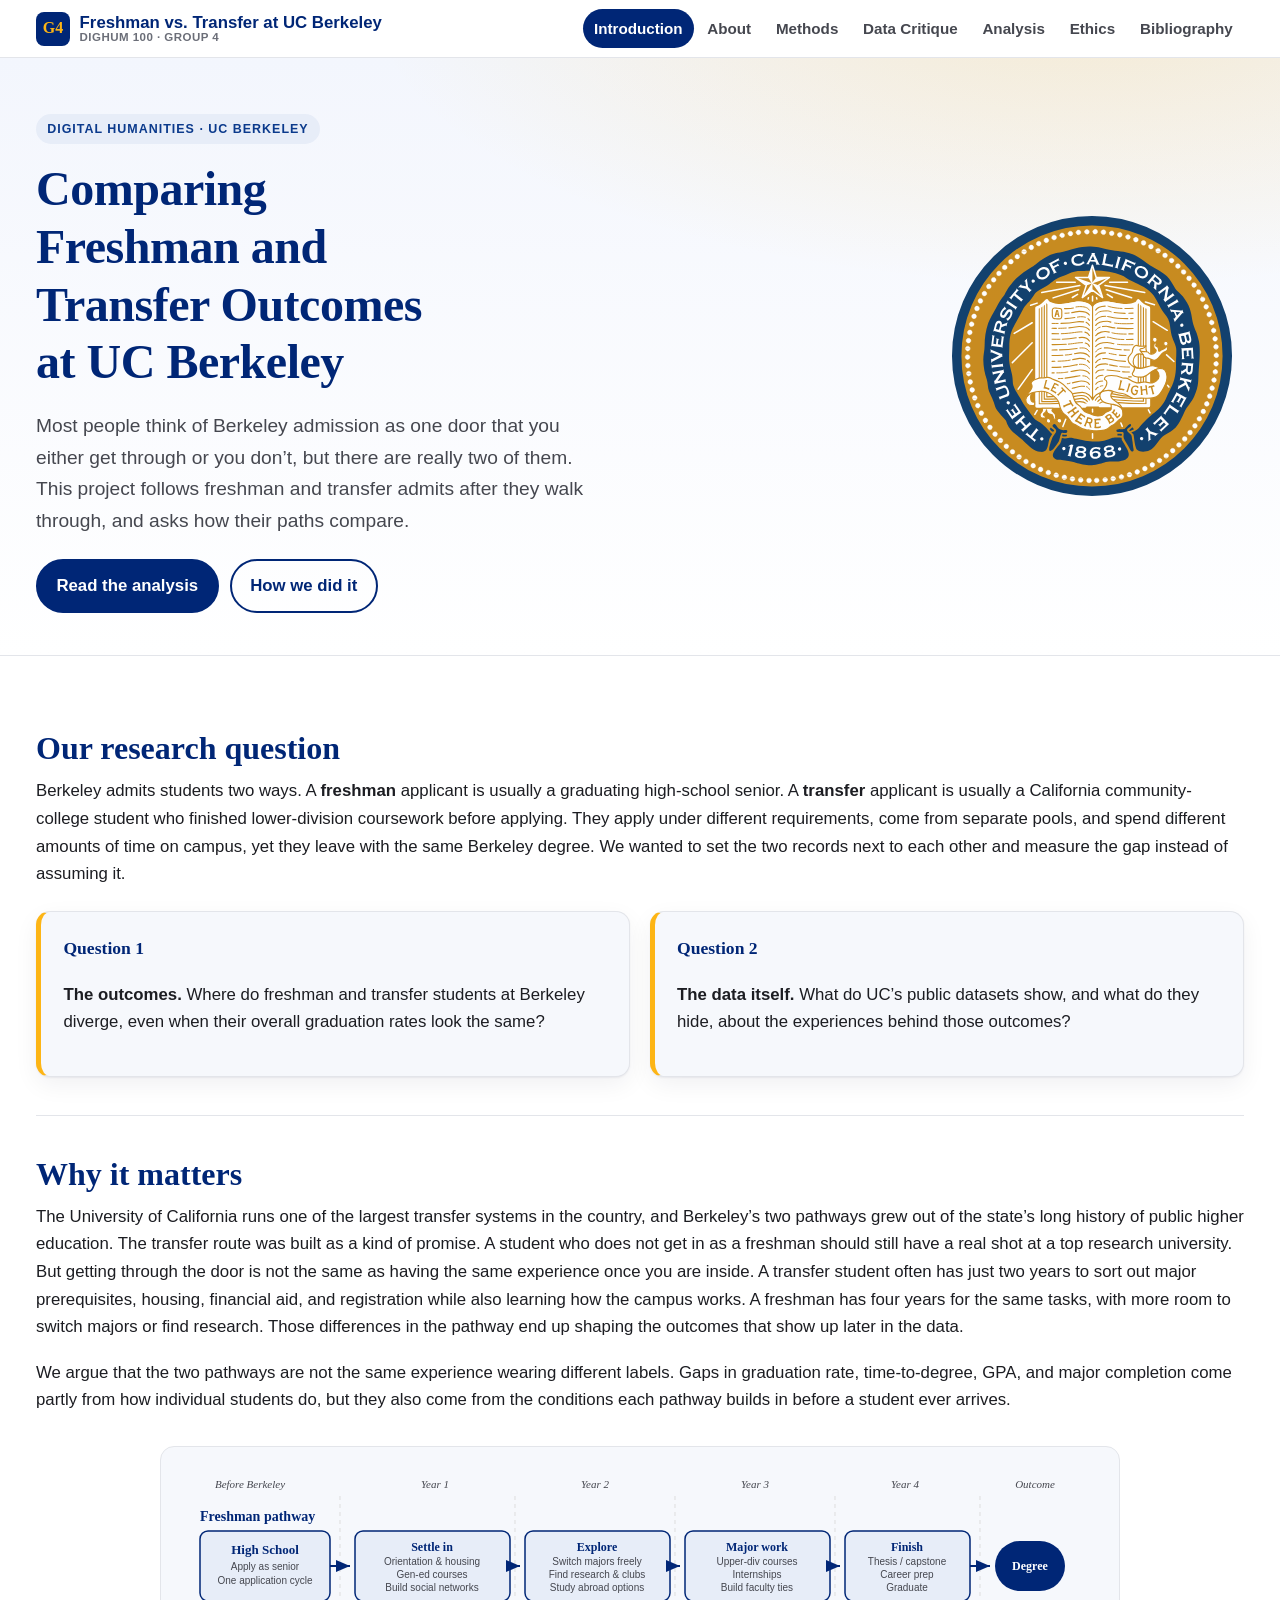
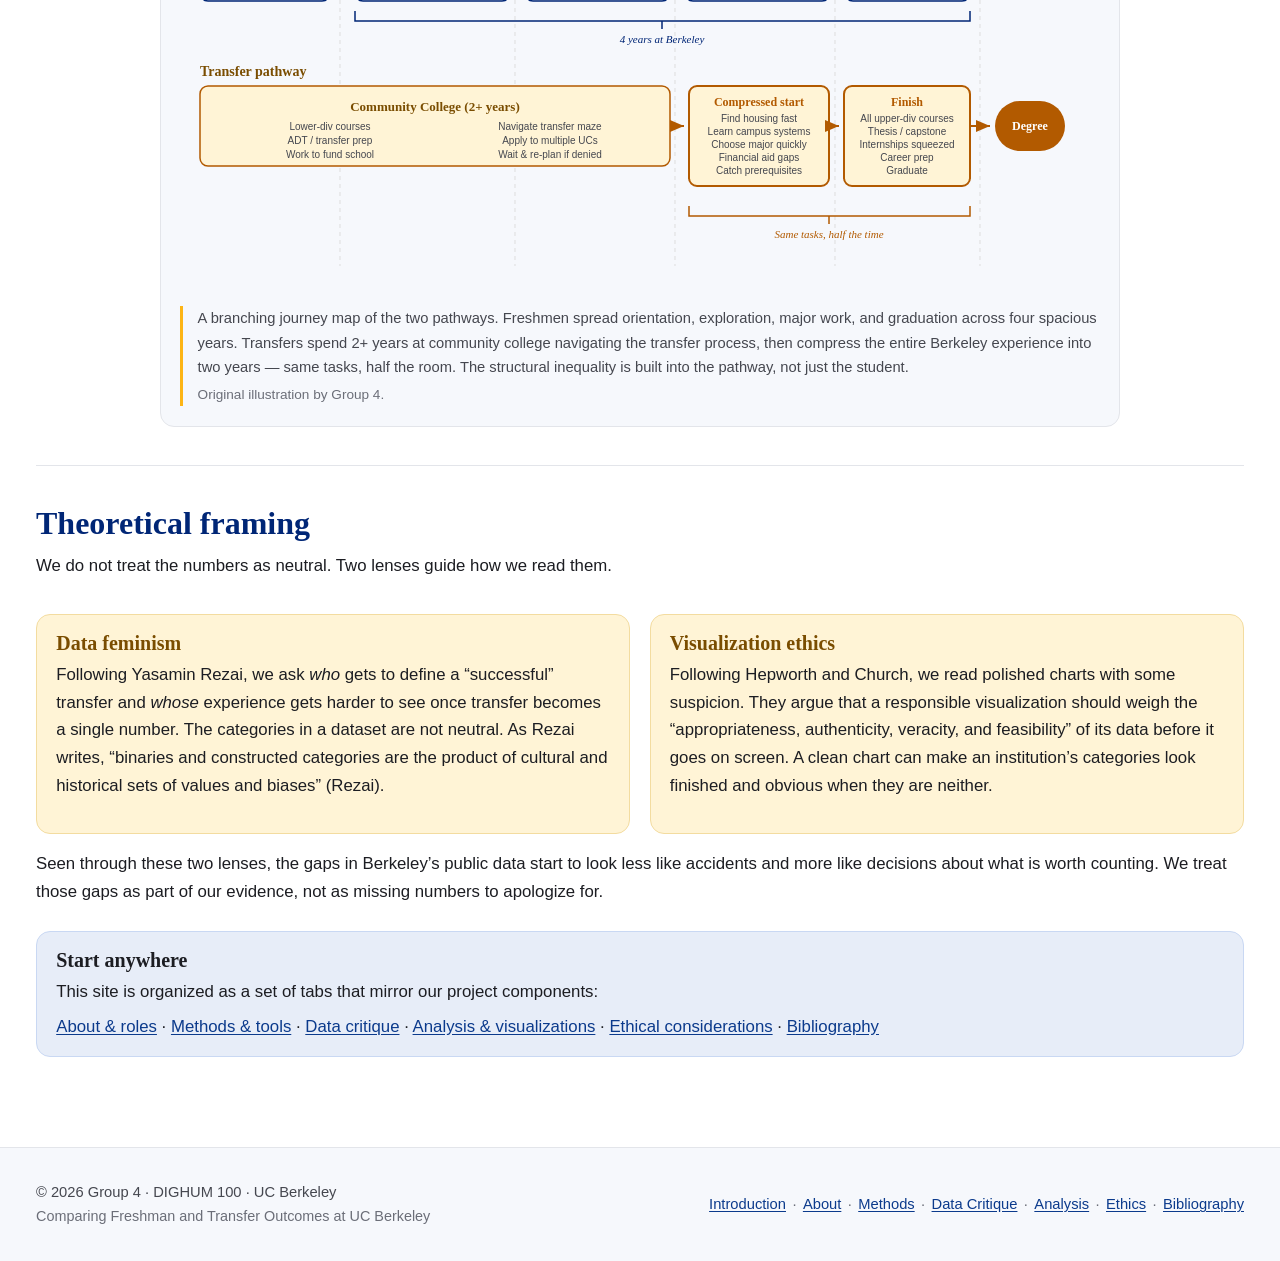
<file: index.html>
<!DOCTYPE html>
<html lang="en">

<head>
  <meta charset="UTF-8" />
  <meta name="viewport" content="width=device-width, initial-scale=1.0" />
  <title>Introduction · Freshman vs. Transfer Outcomes at UC Berkeley</title>
  <meta name="description"
    content="A Digital Humanities project (DIGHUM 100, Group 4) comparing graduation, time-to-degree, GPA, and major outcomes for UC Berkeley's freshman and transfer admits, and asking what the public data shows and hides." />
  <link rel="stylesheet" href="assets/css/styles.css" />
</head>

<body>
  <a class="skip-link" href="#main">Skip to main content</a>

  <header class="site-header">
    <div class="nav-wrap">
      <a class="brand" href="index.html">
        <span class="mark" aria-hidden="true">G4</span>
        <span class="brand-text">Freshman vs. Transfer at UC&nbsp;Berkeley<small>DIGHUM 100 · Group 4</small></span>
      </a>
      <nav class="site-nav" aria-label="Primary">
        <ul>
          <li><a href="index.html" aria-current="page">Introduction</a></li>
          <li><a href="about.html">About</a></li>
          <li><a href="methods.html">Methods</a></li>
          <li><a href="data-critique.html">Data Critique</a></li>
          <li><a href="analysis.html">Analysis</a></li>
          <li><a href="ethics.html">Ethics</a></li>
          <li><a href="bibliography.html">Bibliography</a></li>
        </ul>
      </nav>
    </div>
  </header>

  <section class="hero">
    <div class="hero-inner">
      <img class="hero-seal" src="assets/img/uc-berkeley-seal.svg" alt="" aria-hidden="true">
      <span class="eyebrow">Digital Humanities · UC Berkeley</span>
      <h1>Comparing Freshman and Transfer Outcomes at UC&nbsp;Berkeley</h1>
      <p class="lead">Most people think of Berkeley admission as one door that you either get through or you
        don’t, but there are really two of them. This project follows freshman and transfer admits after they
        walk through, and asks how their paths compare.</p>
      <div class="btn-row">
        <a class="btn" href="analysis.html">Read the analysis</a>
        <a class="btn secondary" href="methods.html">How we did it</a>
      </div>
    </div>
  </section>

  <main id="main" class="container">

    <div class="prose-wide">
      <h2>Our research question</h2>
      <p>Berkeley admits students two ways. A <strong>freshman</strong> applicant is usually a graduating
        high-school senior. A <strong>transfer</strong> applicant is usually a California community-college
        student who finished lower-division coursework before applying. They apply under different requirements,
        come from separate pools, and spend different amounts of time on campus, yet they leave with the same
        Berkeley degree. We wanted to set the two records next to each other and measure the gap instead of
        assuming it.</p>
    </div>

    <div class="grid grid-2" style="margin-top:1.4rem">
      <div class="card rq">
        <p class="num">Question 1</p>
        <p><strong>The outcomes.</strong> Where do freshman and transfer students at Berkeley diverge,
          even when their overall graduation rates look the same?</p>
      </div>
      <div class="card rq">
        <p class="num">Question 2</p>
        <p><strong>The data itself.</strong> What do UC’s public datasets show, and what do they hide, about the
          experiences behind those outcomes?</p>
      </div>
    </div>

    <hr class="rule" />

    <div class="prose-wide">
      <h2>Why it matters</h2>
      <p>The University of California runs one of the largest transfer systems in the country, and Berkeley’s two
        pathways grew out of the state’s long history of public higher education. The transfer route was built as
        a kind of promise. A student who does not get in as a freshman should still have a real shot at a top
        research university. But getting through the door is not the same as having the same experience once you
        are inside. A transfer student often has just two years to sort out major prerequisites, housing,
        financial aid, and registration while also learning how the campus works. A freshman has four years for
        the same tasks, with more room to switch majors or find research. Those differences in the pathway end up
        shaping the outcomes that show up later in the data.</p>
      <p>We argue that the two pathways are not the same experience wearing different labels. Gaps in graduation
        rate, time-to-degree, GPA, and major completion come partly from how individual students do, but they
        also come from the conditions each pathway builds in before a student ever arrives.</p>
    </div>

    <figure class="figure float-wide diagram" aria-labelledby="doors-cap">
      <svg viewBox="0 0 900 420" role="img" aria-labelledby="doors-title doors-desc" width="100%"
        style="max-width:900px">
        <title id="doors-title">Branching journey map: freshman vs. transfer pathways</title>
        <desc id="doors-desc">A branching journey map comparing the freshman and transfer pathways at UC Berkeley. The
          freshman path spans four spacious years from high school to degree. The transfer path begins at community
          college, then compresses two years of Berkeley into a narrower space, making the structural inequality
          visible.</desc>

        <!-- ========== STAGE COLUMN LABELS ========== -->
        <text x="70" y="22" text-anchor="middle" fill="#45474f" font-size="11" font-family="Georgia, serif"
          font-style="italic">Before Berkeley</text>
        <text x="255" y="22" text-anchor="middle" fill="#45474f" font-size="11" font-family="Georgia, serif"
          font-style="italic">Year 1</text>
        <text x="415" y="22" text-anchor="middle" fill="#45474f" font-size="11" font-family="Georgia, serif"
          font-style="italic">Year 2</text>
        <text x="575" y="22" text-anchor="middle" fill="#45474f" font-size="11" font-family="Georgia, serif"
          font-style="italic">Year 3</text>
        <text x="725" y="22" text-anchor="middle" fill="#45474f" font-size="11" font-family="Georgia, serif"
          font-style="italic">Year 4</text>
        <text x="855" y="22" text-anchor="middle" fill="#45474f" font-size="11" font-family="Georgia, serif"
          font-style="italic">Outcome</text>

        <!-- vertical dividers -->
        <line x1="160" y1="30" x2="160" y2="400" stroke="#ddd" stroke-width="1" stroke-dasharray="4,4" />
        <line x1="335" y1="30" x2="335" y2="400" stroke="#ddd" stroke-width="1" stroke-dasharray="4,4" />
        <line x1="495" y1="30" x2="495" y2="400" stroke="#ddd" stroke-width="1" stroke-dasharray="4,4" />
        <line x1="655" y1="30" x2="655" y2="400" stroke="#ddd" stroke-width="1" stroke-dasharray="4,4" />
        <line x1="800" y1="30" x2="800" y2="400" stroke="#ddd" stroke-width="1" stroke-dasharray="4,4" />

        <!-- ========== FRESHMAN PATH (top, blue) ========== -->
        <text x="20" y="55" fill="#002676" font-family="Georgia, serif" font-weight="700" font-size="14">Freshman
          pathway</text>

        <!-- High School -->
        <rect x="20" y="65" width="130" height="70" rx="8" fill="#e7edf8" stroke="#002676" stroke-width="1.5" />
        <text x="85" y="88" text-anchor="middle" font-family="Georgia, serif" font-weight="700" fill="#002676"
          font-size="13">High School</text>
        <text x="85" y="104" text-anchor="middle" fill="#45474f" font-size="10">Apply as senior</text>
        <text x="85" y="118" text-anchor="middle" fill="#45474f" font-size="10">One application cycle</text>

        <!-- Arrow HS → Y1 -->
        <line x1="150" y1="100" x2="170" y2="100" stroke="#002676" stroke-width="2" marker-end="url(#arBlue)" />

        <!-- Year 1: Settle in -->
        <rect x="175" y="65" width="155" height="70" rx="8" fill="#e7edf8" stroke="#002676" stroke-width="1.5" />
        <text x="252" y="85" text-anchor="middle" font-family="Georgia, serif" font-weight="700" fill="#002676"
          font-size="12">Settle in</text>
        <text x="252" y="99" text-anchor="middle" fill="#45474f" font-size="10">Orientation &amp; housing</text>
        <text x="252" y="112" text-anchor="middle" fill="#45474f" font-size="10">Gen-ed courses</text>
        <text x="252" y="125" text-anchor="middle" fill="#45474f" font-size="10">Build social networks</text>

        <!-- Arrow Y1 → Y2 -->
        <line x1="330" y1="100" x2="340" y2="100" stroke="#002676" stroke-width="2" marker-end="url(#arBlue)" />

        <!-- Year 2: Explore -->
        <rect x="345" y="65" width="145" height="70" rx="8" fill="#e7edf8" stroke="#002676" stroke-width="1.5" />
        <text x="417" y="85" text-anchor="middle" font-family="Georgia, serif" font-weight="700" fill="#002676"
          font-size="12">Explore</text>
        <text x="417" y="99" text-anchor="middle" fill="#45474f" font-size="10">Switch majors freely</text>
        <text x="417" y="112" text-anchor="middle" fill="#45474f" font-size="10">Find research &amp; clubs</text>
        <text x="417" y="125" text-anchor="middle" fill="#45474f" font-size="10">Study abroad options</text>

        <!-- Arrow Y2 → Y3 -->
        <line x1="490" y1="100" x2="500" y2="100" stroke="#002676" stroke-width="2" marker-end="url(#arBlue)" />

        <!-- Year 3: Major work -->
        <rect x="505" y="65" width="145" height="70" rx="8" fill="#e7edf8" stroke="#002676" stroke-width="1.5" />
        <text x="577" y="85" text-anchor="middle" font-family="Georgia, serif" font-weight="700" fill="#002676"
          font-size="12">Major work</text>
        <text x="577" y="99" text-anchor="middle" fill="#45474f" font-size="10">Upper-div courses</text>
        <text x="577" y="112" text-anchor="middle" fill="#45474f" font-size="10">Internships</text>
        <text x="577" y="125" text-anchor="middle" fill="#45474f" font-size="10">Build faculty ties</text>

        <!-- Arrow Y3 → Y4 -->
        <line x1="650" y1="100" x2="660" y2="100" stroke="#002676" stroke-width="2" marker-end="url(#arBlue)" />

        <!-- Year 4: Finish -->
        <rect x="665" y="65" width="125" height="70" rx="8" fill="#e7edf8" stroke="#002676" stroke-width="1.5" />
        <text x="727" y="85" text-anchor="middle" font-family="Georgia, serif" font-weight="700" fill="#002676"
          font-size="12">Finish</text>
        <text x="727" y="99" text-anchor="middle" fill="#45474f" font-size="10">Thesis / capstone</text>
        <text x="727" y="112" text-anchor="middle" fill="#45474f" font-size="10">Career prep</text>
        <text x="727" y="125" text-anchor="middle" fill="#45474f" font-size="10">Graduate</text>

        <!-- Arrow Y4 → Degree -->
        <line x1="790" y1="100" x2="810" y2="100" stroke="#002676" stroke-width="2" marker-end="url(#arBlue)" />

        <!-- Degree (freshman) -->
        <rect x="815" y="75" width="70" height="50" rx="25" fill="#002676" />
        <text x="850" y="104" text-anchor="middle" fill="#fff" font-family="Georgia, serif" font-weight="700"
          font-size="12">Degree</text>

        <!-- ========== TRANSFER PATH (bottom, gold/brown) ========== -->
        <text x="20" y="210" fill="#7a4d00" font-family="Georgia, serif" font-weight="700" font-size="14">Transfer
          pathway</text>

        <!-- Community College (spans Years 1-2 width) -->
        <rect x="20" y="220" width="470" height="80" rx="8" fill="#fff4d6" stroke="#b25a00" stroke-width="1.5" />
        <text x="255" y="245" text-anchor="middle" font-family="Georgia, serif" font-weight="700" fill="#7a4d00"
          font-size="13">Community College (2+ years)</text>
        <text x="150" y="264" text-anchor="middle" fill="#45474f" font-size="10">Lower-div courses</text>
        <text x="150" y="278" text-anchor="middle" fill="#45474f" font-size="10">ADT / transfer prep</text>
        <text x="150" y="292" text-anchor="middle" fill="#45474f" font-size="10">Work to fund school</text>
        <text x="370" y="264" text-anchor="middle" fill="#45474f" font-size="10">Navigate transfer maze</text>
        <text x="370" y="278" text-anchor="middle" fill="#45474f" font-size="10">Apply to multiple UCs</text>
        <text x="370" y="292" text-anchor="middle" fill="#45474f" font-size="10">Wait &amp; re-plan if denied</text>

        <!-- Arrow CCC → Y3 -->
        <line x1="490" y1="260" x2="504" y2="260" stroke="#b25a00" stroke-width="2" marker-end="url(#arGold)" />

        <!-- Year 3: Compressed start (narrower!) -->
        <rect x="509" y="220" width="140" height="100" rx="8" fill="#fff4d6" stroke="#b25a00" stroke-width="2" />
        <!-- "compressed" label -->
        <text x="579" y="240" text-anchor="middle" font-family="Georgia, serif" font-weight="700" fill="#b25a00"
          font-size="12">Compressed start</text>
        <text x="579" y="256" text-anchor="middle" fill="#45474f" font-size="10">Find housing fast</text>
        <text x="579" y="269" text-anchor="middle" fill="#45474f" font-size="10">Learn campus systems</text>
        <text x="579" y="282" text-anchor="middle" fill="#45474f" font-size="10">Choose major quickly</text>
        <text x="579" y="295" text-anchor="middle" fill="#45474f" font-size="10">Financial aid gaps</text>
        <text x="579" y="308" text-anchor="middle" fill="#45474f" font-size="10">Catch prerequisites</text>

        <!-- Arrow Y3 → Y4 -->
        <line x1="649" y1="260" x2="659" y2="260" stroke="#b25a00" stroke-width="2" marker-end="url(#arGold)" />

        <!-- Year 4: Finish (narrower!) -->
        <rect x="664" y="220" width="126" height="100" rx="8" fill="#fff4d6" stroke="#b25a00" stroke-width="2" />
        <text x="727" y="240" text-anchor="middle" font-family="Georgia, serif" font-weight="700" fill="#b25a00"
          font-size="12">Finish</text>
        <text x="727" y="256" text-anchor="middle" fill="#45474f" font-size="10">All upper-div courses</text>
        <text x="727" y="269" text-anchor="middle" fill="#45474f" font-size="10">Thesis / capstone</text>
        <text x="727" y="282" text-anchor="middle" fill="#45474f" font-size="10">Internships squeezed</text>
        <text x="727" y="295" text-anchor="middle" fill="#45474f" font-size="10">Career prep</text>
        <text x="727" y="308" text-anchor="middle" fill="#45474f" font-size="10">Graduate</text>

        <!-- Arrow Y4 → Degree -->
        <line x1="790" y1="260" x2="810" y2="260" stroke="#b25a00" stroke-width="2" marker-end="url(#arGold)" />

        <!-- Degree (transfer) -->
        <rect x="815" y="235" width="70" height="50" rx="25" fill="#b25a00" />
        <text x="850" y="264" text-anchor="middle" fill="#fff" font-family="Georgia, serif" font-weight="700"
          font-size="12">Degree</text>

        <!-- ========== ANNOTATION: structural compression ========== -->
        <!-- Bracket showing the compressed space -->
        <path d="M509,340 L509,350 L790,350 L790,340" fill="none" stroke="#b25a00" stroke-width="1.5" />
        <line x1="649" y1="350" x2="649" y2="358" stroke="#b25a00" stroke-width="1.5" />
        <text x="649" y="372" text-anchor="middle" fill="#b25a00" font-size="11" font-family="Georgia, serif"
          font-style="italic">Same tasks, half the time</text>

        <!-- Bracket showing freshman's full space -->
        <path d="M175,145 L175,155 L790,155 L790,145" fill="none" stroke="#002676" stroke-width="1.5" />
        <line x1="482" y1="155" x2="482" y2="163" stroke="#002676" stroke-width="1.5" />
        <text x="482" y="177" text-anchor="middle" fill="#002676" font-size="11" font-family="Georgia, serif"
          font-style="italic">4 years at Berkeley</text>

        <!-- ========== ARROW MARKERS ========== -->
        <defs>
          <marker id="arBlue" markerWidth="8" markerHeight="8" refX="7" refY="3" orient="auto">
            <path d="M0,0 L7,3 L0,6 Z" fill="#002676" />
          </marker>
          <marker id="arGold" markerWidth="8" markerHeight="8" refX="7" refY="3" orient="auto">
            <path d="M0,0 L7,3 L0,6 Z" fill="#b25a00" />
          </marker>
        </defs>
      </svg>
      <figcaption id="doors-cap">A branching journey map of the two pathways. Freshmen spread orientation, exploration,
        major work, and graduation across four spacious years. Transfers spend 2+ years at community college navigating
        the transfer process, then compress the entire Berkeley experience into two years — same tasks, half the room.
        The structural inequality is built into the pathway, not just the student.
        <span class="src">Original illustration by Group 4.</span>
      </figcaption>
    </figure>

    <hr class="rule" />

    <div class="prose-wide">
      <h2>Theoretical framing</h2>
      <p>We do not treat the numbers as neutral. Two lenses guide how we read them.</p>
    </div>

    <div class="grid grid-2">
      <div class="callout lens" style="margin:1rem 0">
        <h3>Data feminism</h3>
        <p>Following Yasamin Rezai, we ask <em>who</em> gets to define a “successful” transfer and <em>whose</em>
          experience gets harder to see once transfer becomes a single number. The categories in a dataset are
          not neutral. As Rezai writes, “binaries and constructed categories are the product of cultural and
          historical sets of values and biases” (Rezai).</p>
      </div>
      <div class="callout lens" style="margin:1rem 0">
        <h3>Visualization ethics</h3>
        <p>Following Hepworth and Church, we read polished charts with some suspicion. They argue that a
          responsible visualization should weigh the “appropriateness, authenticity, veracity, and feasibility”
          of its data before it goes on screen. A clean chart can make an institution’s categories look finished
          and obvious when they are neither.</p>
      </div>
    </div>

    <p class="prose-wide">Seen through these two lenses, the gaps in Berkeley’s public data start to look less
      like accidents and more like decisions about what is worth counting. We treat those gaps as part of our
      evidence, not as missing numbers to apologize for.</p>

    <div class="callout note">
      <h3>Start anywhere</h3>
      <p style="margin-bottom:.4rem">This site is organized as a set of tabs that mirror our project components:</p>
      <p style="margin:0">
        <a href="about.html">About &amp; roles</a> ·
        <a href="methods.html">Methods &amp; tools</a> ·
        <a href="data-critique.html">Data critique</a> ·
        <a href="analysis.html">Analysis &amp; visualizations</a> ·
        <a href="ethics.html">Ethical considerations</a> ·
        <a href="bibliography.html">Bibliography</a>
      </p>
    </div>

  </main>

  <footer class="site-footer">
    <div class="footer-inner">
      <div>© 2026 Group 4 · DIGHUM 100 · UC Berkeley<br>
        <span class="muted small">Comparing Freshman and Transfer Outcomes at UC Berkeley</span>
      </div>
      <nav aria-label="Footer">
        <a href="index.html">Introduction</a><span class="footer-sep" aria-hidden="true">·</span><a
          href="about.html">About</a><span class="footer-sep" aria-hidden="true">·</span><a
          href="methods.html">Methods</a><span class="footer-sep" aria-hidden="true">·</span><a
          href="data-critique.html">Data Critique</a><span class="footer-sep" aria-hidden="true">·</span><a
          href="analysis.html">Analysis</a><span class="footer-sep" aria-hidden="true">·</span><a
          href="ethics.html">Ethics</a><span class="footer-sep" aria-hidden="true">·</span><a
          href="bibliography.html">Bibliography</a>
      </nav>
    </div>
  </footer>
</body>

</html>
</file>
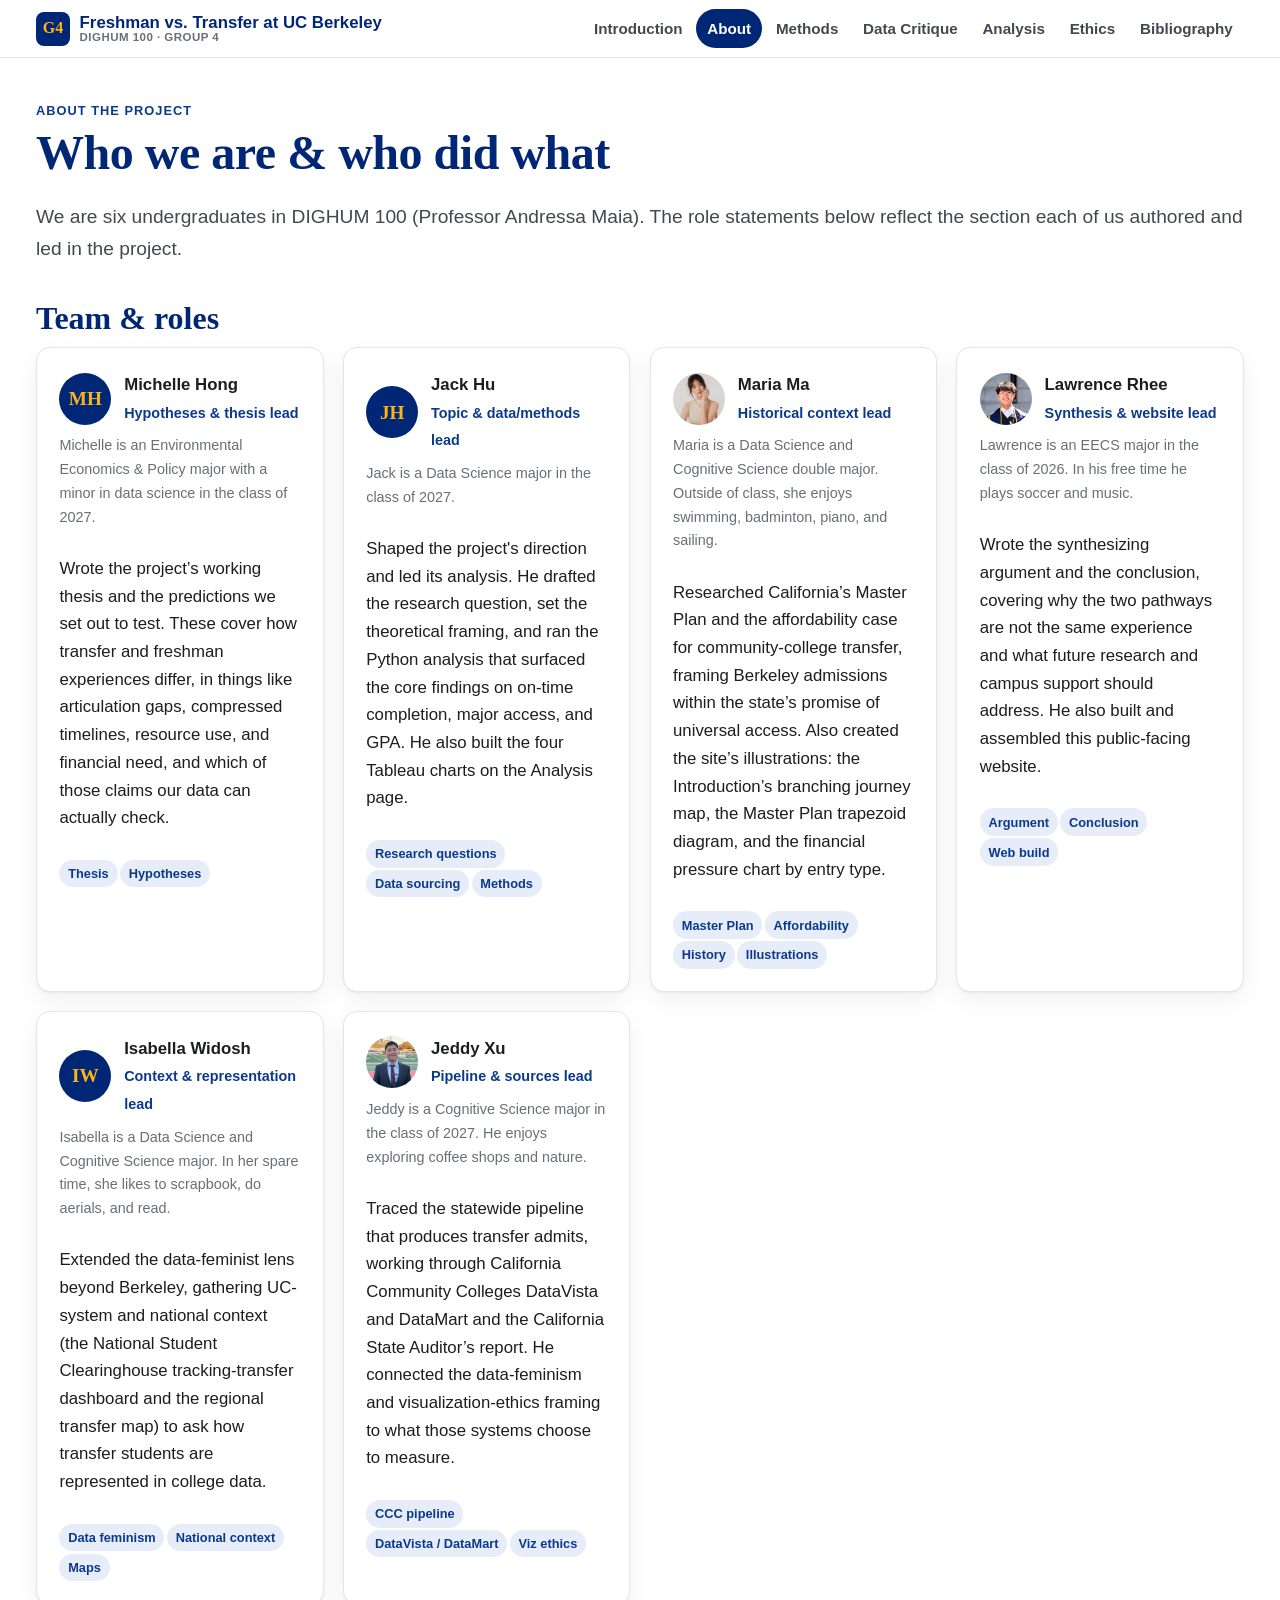
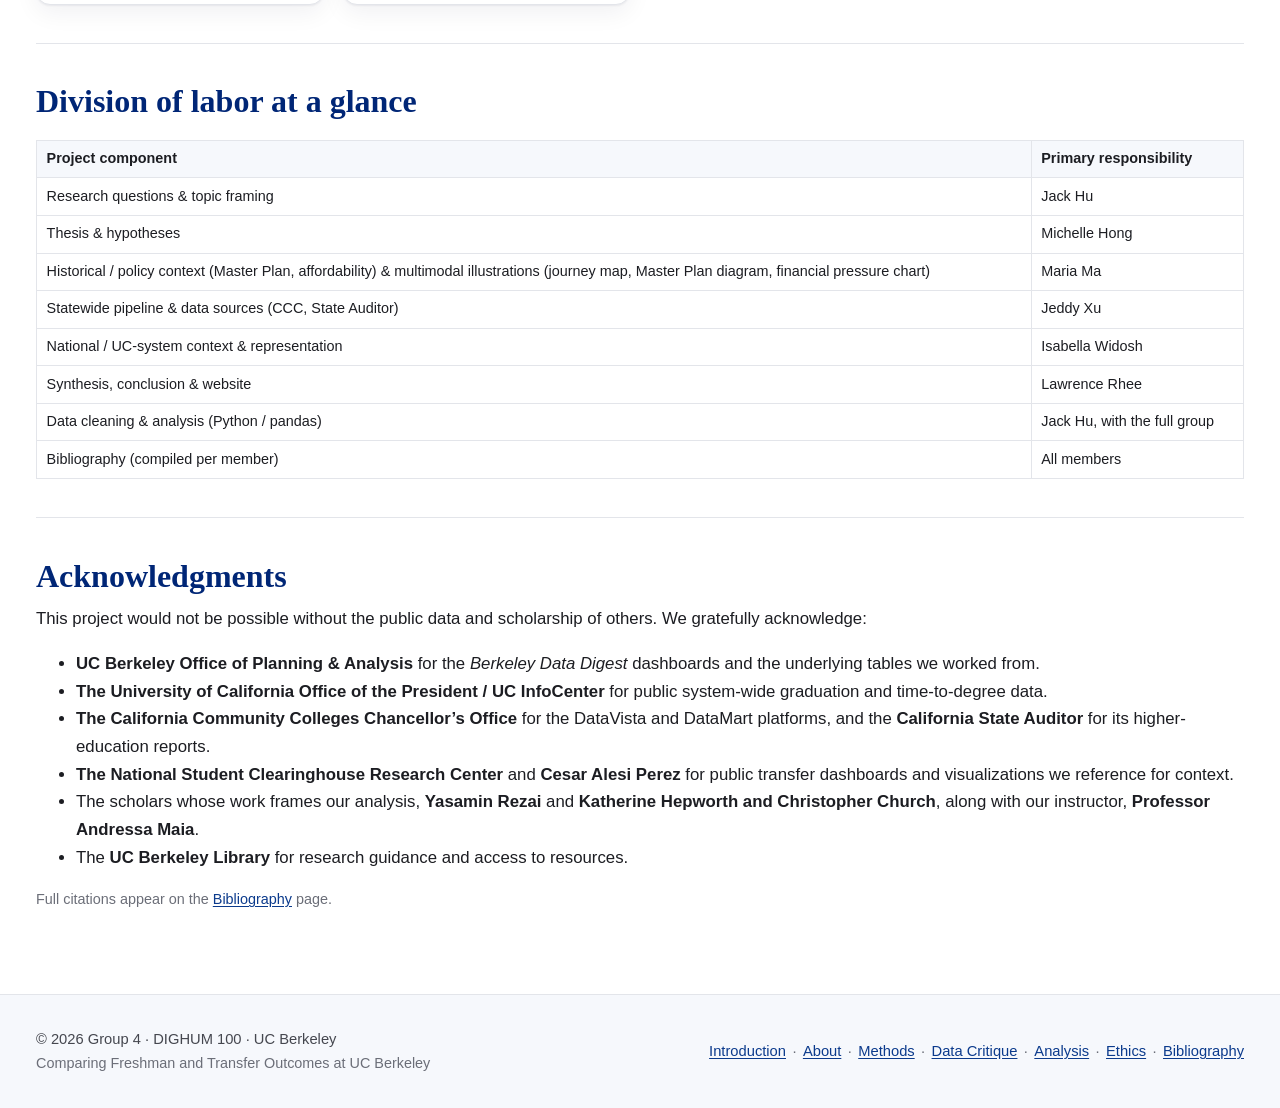
<file: about.html>
<!DOCTYPE html>
<html lang="en">

<head>
  <meta charset="UTF-8" />
  <meta name="viewport" content="width=device-width, initial-scale=1.0" />
  <title>About · Freshman vs. Transfer Outcomes at UC Berkeley</title>
  <meta name="description"
    content="Group 4 member bios, role statements, and acknowledgments for the DIGHUM 100 project on UC Berkeley freshman vs. transfer outcomes." />
  <link rel="stylesheet" href="assets/css/styles.css" />
</head>

<body>
  <a class="skip-link" href="#main">Skip to main content</a>

  <header class="site-header">
    <div class="nav-wrap">
      <a class="brand" href="index.html">
        <span class="mark" aria-hidden="true">G4</span>
        <span class="brand-text">Freshman vs. Transfer at UC&nbsp;Berkeley<small>DIGHUM 100 · Group 4</small></span>
      </a>
      <nav class="site-nav" aria-label="Primary">
        <ul>
          <li><a href="index.html">Introduction</a></li>
          <li><a href="about.html" aria-current="page">About</a></li>
          <li><a href="methods.html">Methods</a></li>
          <li><a href="data-critique.html">Data Critique</a></li>
          <li><a href="analysis.html">Analysis</a></li>
          <li><a href="ethics.html">Ethics</a></li>
          <li><a href="bibliography.html">Bibliography</a></li>
        </ul>
      </nav>
    </div>
  </header>

  <main id="main" class="container">
    <span class="kicker">About the project</span>
    <h1>Who we are &amp; who did what</h1>
    <p class="lead prose-wide">We are six undergraduates in DIGHUM 100 (Professor Andressa Maia). The role
      statements below reflect the section each of us authored and led in the project.</p>

    <h2>Team &amp; roles</h2>
    <div class="grid grid-3">

      <article class="card bio-card">
        <div class="bio-head"><span class="avatar" aria-hidden="true">MH</span>
          <div><strong>Michelle Hong</strong><br><span class="role">Hypotheses &amp; thesis lead</span></div>
        </div>
        <p class="muted small"> Michelle is an Environmental Economics & Policy major with a minor in data science in
          the class
          of 2027.</p>
        <p>Wrote the project’s working thesis and the predictions we set out to test. These cover how transfer
          and freshman experiences differ, in things like articulation gaps, compressed timelines, resource use,
          and financial need, and which of those claims our data can actually check.</p>
        <div><span class="tag">Thesis</span><span class="tag">Hypotheses</span></div>
      </article>

      <article class="card bio-card">
        <div class="bio-head"><span class="avatar" aria-hidden="true">JH</span>
          <div><strong>Jack Hu</strong><br><span class="role">Topic &amp; data/methods lead</span></div>
        </div>
        <p class="muted small">Jack is a Data Science major in the class of 2027.</p>
        <p>Shaped the project's direction and led its analysis. He drafted the research question, set the
          theoretical framing, and ran the Python analysis that surfaced the core findings on on-time
          completion, major access, and GPA. He also built the four Tableau charts on the Analysis page.</p>
        <div><span class="tag">Research questions</span><span class="tag">Data sourcing</span><span
            class="tag">Methods</span></div>
      </article>

      <article class="card bio-card">
        <div class="bio-head"><img class="avatar" src="assets/img/maria-ma.jpg" alt="Maria Ma" width="52" height="52" />
          <div><strong>Maria Ma</strong><br><span class="role">Historical context lead</span></div>
        </div>
        <p class="muted small">Maria is a Data Science and Cognitive Science double major. Outside of class, she enjoys
          swimming, badminton, piano, and sailing.</p>
        <p>Researched California’s Master Plan and the affordability case for community-college transfer,
          framing Berkeley admissions within the state’s promise of universal access. Also created the site’s
          illustrations: the Introduction’s branching journey map, the Master Plan trapezoid diagram, and the
          financial pressure chart by entry type.</p>
        <div><span class="tag">Master Plan</span><span class="tag">Affordability</span><span class="tag">History</span><span class="tag">Illustrations</span>
        </div>
      </article>

      <article class="card bio-card">
        <div class="bio-head"><img class="avatar" src="assets/img/lawrence-rhee.jpg" alt="Lawrence Rhee" width="52"
            height="52" />
          <div><strong>Lawrence Rhee</strong><br><span class="role">Synthesis &amp; website lead</span></div>
        </div>
        <p class="muted small">Lawrence is an EECS major in the class of 2026. In his free time he plays soccer and
          music.</p>
        <p>Wrote the synthesizing argument and the conclusion, covering why the two pathways are not the same
          experience and what future research and campus support should address. He also built and assembled
          this public-facing website.</p>
        <div><span class="tag">Argument</span><span class="tag">Conclusion</span><span class="tag">Web build</span>
        </div>
      </article>

      <article class="card bio-card">
        <div class="bio-head"><span class="avatar" aria-hidden="true">IW</span>
          <div><strong>Isabella Widosh</strong><br><span class="role">Context &amp; representation lead</span></div>
        </div>
        <p class="muted small">Isabella is a Data Science and Cognitive Science major. In her spare time, she likes to
          scrapbook, do aerials, and read.</p>
        <p>Extended the data-feminist lens beyond Berkeley, gathering UC-system and national context (the
          National Student Clearinghouse tracking-transfer dashboard and the regional transfer map) to ask how
          transfer students are represented in college data.</p>
        <div><span class="tag">Data feminism</span><span class="tag">National context</span><span
            class="tag">Maps</span></div>
      </article>

      <article class="card bio-card">
        <div class="bio-head"><img class="avatar" src="assets/img/jeddy-xu.jpg" alt="Jeddy Xu" width="52" height="52" />
          <div><strong>Jeddy Xu</strong><br><span class="role">Pipeline &amp; sources lead</span></div>
        </div>
        <p class="muted small">Jeddy is a Cognitive Science major in the class of 2027. He enjoys exploring coffee shops
          and nature.</p>
        <p>Traced the statewide pipeline that produces transfer admits, working through California Community
          Colleges DataVista and DataMart and the California State Auditor’s report. He connected the
          data-feminism and visualization-ethics framing to what those systems choose to measure.</p>
        <div><span class="tag">CCC pipeline</span><span class="tag">DataVista / DataMart</span><span class="tag">Viz
            ethics</span></div>
      </article>

    </div>

    <hr class="rule" />

    <div class="prose-wide">
      <h2>Division of labor at a glance</h2>
      <div class="table-scroll">
        <table class="tbl">
          <thead>
            <tr>
              <th>Project component</th>
              <th>Primary responsibility</th>
            </tr>
          </thead>
          <tbody>
            <tr>
              <td>Research questions &amp; topic framing</td>
              <td>Jack Hu</td>
            </tr>
            <tr>
              <td>Thesis &amp; hypotheses</td>
              <td>Michelle Hong</td>
            </tr>
            <tr>
              <td>Historical / policy context (Master Plan, affordability) &amp; multimodal illustrations
                (journey map, Master Plan diagram, financial pressure chart)</td>
              <td>Maria Ma</td>
            </tr>
            <tr>
              <td>Statewide pipeline &amp; data sources (CCC, State Auditor)</td>
              <td>Jeddy Xu</td>
            </tr>
            <tr>
              <td>National / UC-system context &amp; representation</td>
              <td>Isabella Widosh</td>
            </tr>
            <tr>
              <td>Synthesis, conclusion &amp; website</td>
              <td>Lawrence Rhee</td>
            </tr>
            <tr>
              <td>Data cleaning &amp; analysis (Python / pandas)</td>
              <td>Jack Hu, with the full group</td>
            </tr>
            <tr>
              <td>Bibliography (compiled per member)</td>
              <td>All members</td>
            </tr>
          </tbody>
        </table>
      </div>
    </div>

    <hr class="rule" />

    <div class="prose-wide">
      <h2>Acknowledgments</h2>
      <p>This project would not be possible without the public data and scholarship of others. We gratefully
        acknowledge:</p>
      <ul>
        <li><strong>UC Berkeley Office of Planning &amp; Analysis</strong> for the <em>Berkeley Data Digest</em>
          dashboards and the underlying tables we worked from.</li>
        <li><strong>The University of California Office of the President / UC InfoCenter</strong> for public
          system-wide graduation and time-to-degree data.</li>
        <li><strong>The California Community Colleges Chancellor’s Office</strong> for the DataVista and DataMart
          platforms, and the <strong>California State Auditor</strong> for its higher-education reports.</li>
        <li><strong>The National Student Clearinghouse Research Center</strong> and <strong>Cesar Alesi Perez</strong>
          for public transfer dashboards and visualizations we reference for context.</li>
        <li>The scholars whose work frames our analysis, <strong>Yasamin Rezai</strong> and
          <strong>Katherine Hepworth and Christopher Church</strong>, along with our instructor,
          <strong>Professor Andressa Maia</strong>.
        </li>
        <li>The <strong>UC Berkeley Library</strong> for research guidance and access to resources.</li>
      </ul>
      <p class="muted small">Full citations appear on the <a href="bibliography.html">Bibliography</a> page.</p>
    </div>

  </main>

  <footer class="site-footer">
    <div class="footer-inner">
      <div>© 2026 Group 4 · DIGHUM 100 · UC Berkeley<br>
        <span class="muted small">Comparing Freshman and Transfer Outcomes at UC Berkeley</span>
      </div>
      <nav aria-label="Footer">
        <a href="index.html">Introduction</a><span class="footer-sep" aria-hidden="true">·</span><a
          href="about.html">About</a><span class="footer-sep" aria-hidden="true">·</span><a
          href="methods.html">Methods</a><span class="footer-sep" aria-hidden="true">·</span><a
          href="data-critique.html">Data Critique</a><span class="footer-sep" aria-hidden="true">·</span><a
          href="analysis.html">Analysis</a><span class="footer-sep" aria-hidden="true">·</span><a
          href="ethics.html">Ethics</a><span class="footer-sep" aria-hidden="true">·</span><a
          href="bibliography.html">Bibliography</a>
      </nav>
    </div>
  </footer>
</body>

</html>
</file>
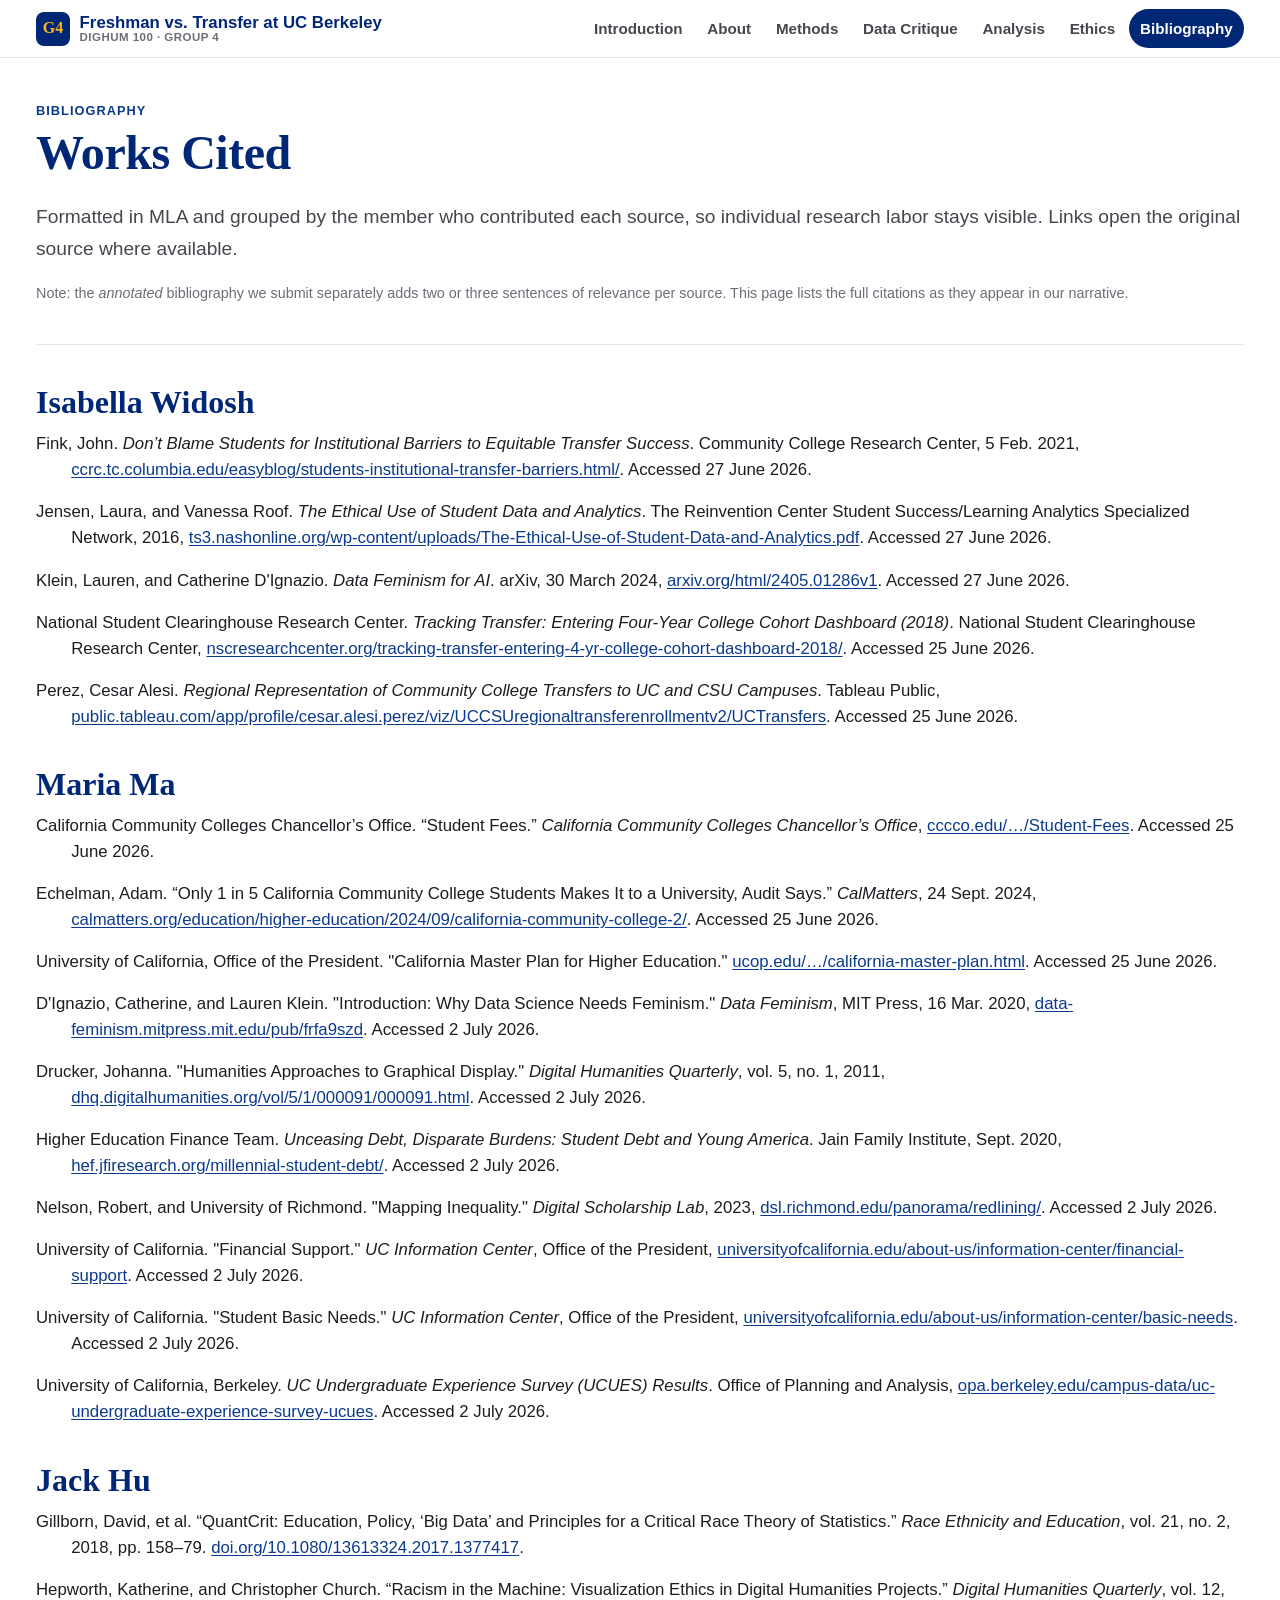
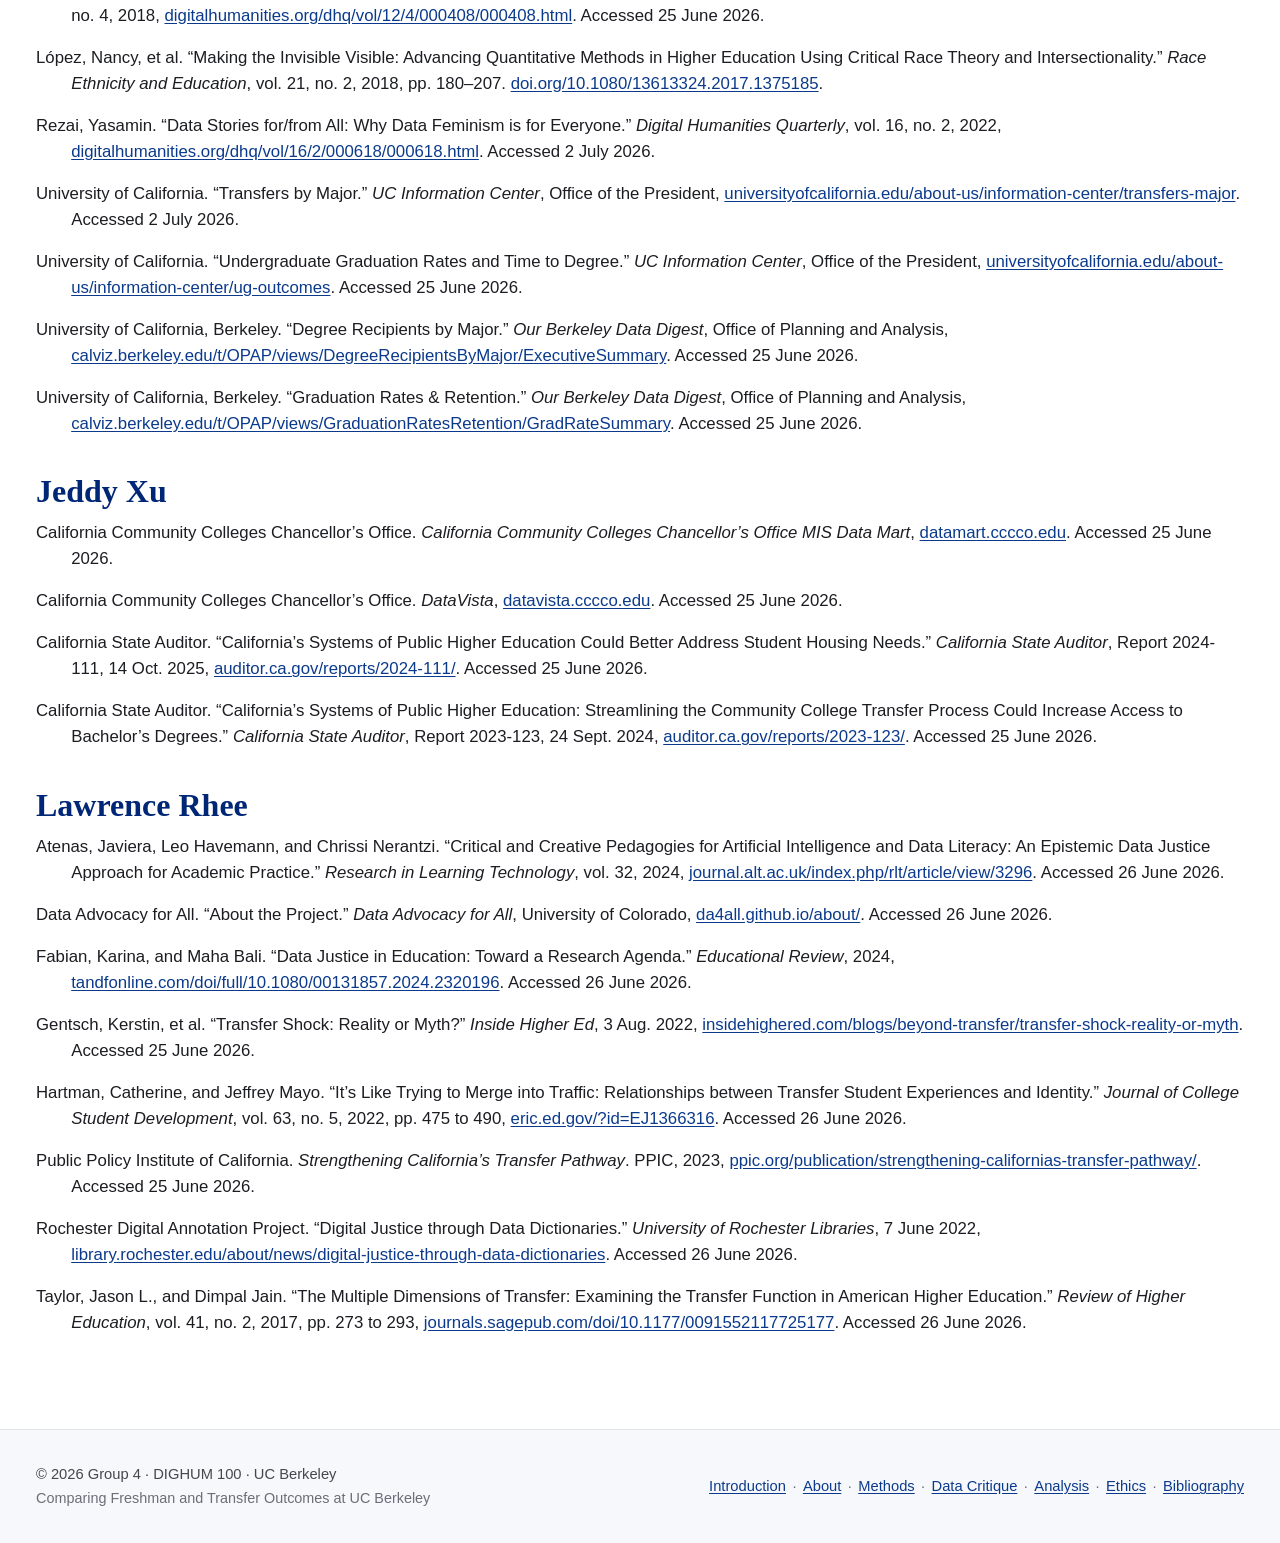
<file: bibliography.html>
<!DOCTYPE html>
<html lang="en">

<head>
  <meta charset="UTF-8" />
  <meta name="viewport" content="width=device-width, initial-scale=1.0" />
  <title>Bibliography · Freshman vs. Transfer Outcomes at UC Berkeley</title>
  <meta name="description"
    content="Full MLA Works Cited for Group 4's DIGHUM 100 project comparing UC Berkeley freshman and transfer outcomes." />
  <link rel="stylesheet" href="assets/css/styles.css" />
</head>

<body>
  <a class="skip-link" href="#main">Skip to main content</a>

  <header class="site-header">
    <div class="nav-wrap">
      <a class="brand" href="index.html">
        <span class="mark" aria-hidden="true">G4</span>
        <span class="brand-text">Freshman vs. Transfer at UC&nbsp;Berkeley<small>DIGHUM 100 · Group 4</small></span>
      </a>
      <nav class="site-nav" aria-label="Primary">
        <ul>
          <li><a href="index.html">Introduction</a></li>
          <li><a href="about.html">About</a></li>
          <li><a href="methods.html">Methods</a></li>
          <li><a href="data-critique.html">Data Critique</a></li>
          <li><a href="analysis.html">Analysis</a></li>
          <li><a href="ethics.html">Ethics</a></li>
          <li><a href="bibliography.html" aria-current="page">Bibliography</a></li>
        </ul>
      </nav>
    </div>
  </header>

  <main id="main" class="container">
    <span class="kicker">Bibliography</span>
    <h1>Works Cited</h1>
    <p class="lead prose-wide">Formatted in MLA and grouped by the member who contributed each source, so
      individual research labor stays visible. Links open the original source where available.</p>
    <p class="muted small prose-wide">Note: the <em>annotated</em> bibliography we submit separately adds two or
      three sentences of relevance per source. This page lists the full citations as they appear in our narrative.</p>

    <hr class="rule" />

    <div class="bib-group">
      <h2>Isabella Widosh</h2>
      <ul class="bib-list">
        <li>Fink, John. <em>Don’t Blame Students for Institutional Barriers to Equitable Transfer Success</em>.
          Community College Research Center, 5 Feb. 2021,
          <a href="https://ccrc.tc.columbia.edu/easyblog/students-institutional-transfer-barriers.html/" target="_blank"
            rel="noopener">ccrc.tc.columbia.edu/easyblog/students-institutional-transfer-barriers.html/</a>.
          Accessed 27 June 2026.
        </li>
        <li>Jensen, Laura, and Vanessa Roof. <em>The Ethical Use of Student Data and Analytics</em>. The Reinvention
          Center Student Success/Learning Analytics Specialized Network, 2016,
          <a href="https://ts3.nashonline.org/wp-content/uploads/The-Ethical-Use-of-Student-Data-and-Analytics.pdf"
            target="_blank"
            rel="noopener">ts3.nashonline.org/wp-content/uploads/The-Ethical-Use-of-Student-Data-and-Analytics.pdf</a>.
          Accessed 27 June 2026.
        </li>
        <li>Klein, Lauren, and Catherine D'Ignazio. <em>Data Feminism for AI</em>. arXiv, 30 March 2024,
          <a href="https://arxiv.org/html/2405.01286v1" target="_blank" rel="noopener">arxiv.org/html/2405.01286v1</a>.
          Accessed 27 June 2026.
        </li>
        <li>National Student Clearinghouse Research Center. <em>Tracking Transfer: Entering Four-Year College
            Cohort Dashboard (2018)</em>. National Student Clearinghouse Research Center,
          <a href="https://nscresearchcenter.org/tracking-transfer-entering-4-yr-college-cohort-dashboard-2018/"
            target="_blank"
            rel="noopener">nscresearchcenter.org/tracking-transfer-entering-4-yr-college-cohort-dashboard-2018/</a>.
          Accessed 25 June 2026.
        </li>
        <li>Perez, Cesar Alesi. <em>Regional Representation of Community College Transfers to UC and CSU
            Campuses</em>. Tableau Public,
          <a href="https://public.tableau.com/app/profile/cesar.alesi.perez/viz/UCCSUregionaltransferenrollmentv2/UCTransfers"
            target="_blank"
            rel="noopener">public.tableau.com/app/profile/cesar.alesi.perez/viz/UCCSUregionaltransferenrollmentv2/UCTransfers</a>.
          Accessed 25 June 2026.
        </li>
      </ul>
    </div>

    <div class="bib-group">
      <h2>Maria Ma</h2>
      <ul class="bib-list">
        <li>California Community Colleges Chancellor’s Office. “Student Fees.” <em>California Community Colleges
            Chancellor’s Office</em>,
          <a href="https://www.cccco.edu/About-Us/Chancellors-Office/Divisions/College-Finance-and-Facilities-Planning/Fiscal-Standards-and-Accountability-Unit/Student-Fees"
            target="_blank" rel="noopener">cccco.edu/…/Student-Fees</a>.
          Accessed 25 June 2026.
        </li>
        <li>Echelman, Adam. “Only 1 in 5 California Community College Students Makes It to a University, Audit
          Says.” <em>CalMatters</em>, 24 Sept. 2024,
          <a href="https://calmatters.org/education/higher-education/2024/09/california-community-college-2/"
            target="_blank"
            rel="noopener">calmatters.org/education/higher-education/2024/09/california-community-college-2/</a>.
          Accessed 25 June 2026.
        </li>
        <li>University of California, Office of the President. "California Master Plan for Higher Education."
          <a href="https://www.ucop.edu/institutional-research-academic-planning/content-analysis/academic-planning/california-master-plan.html"
            target="_blank" rel="noopener">ucop.edu/…/california-master-plan.html</a>. Accessed 25 June 2026.
        </li>
        <li>D'Ignazio, Catherine, and Lauren Klein. "Introduction: Why Data Science Needs Feminism." <em>Data
            Feminism</em>, MIT Press, 16 Mar. 2020,
          <a href="https://data-feminism.mitpress.mit.edu/pub/frfa9szd" target="_blank"
            rel="noopener">data-feminism.mitpress.mit.edu/pub/frfa9szd</a>.
          Accessed 2 July 2026.
        </li>
        <li>Drucker, Johanna. "Humanities Approaches to Graphical Display." <em>Digital Humanities Quarterly</em>,
          vol. 5, no. 1, 2011,
          <a href="https://dhq.digitalhumanities.org/vol/5/1/000091/000091.html" target="_blank"
            rel="noopener">dhq.digitalhumanities.org/vol/5/1/000091/000091.html</a>.
          Accessed 2 July 2026.
        </li>
        <li>Higher Education Finance Team. <em>Unceasing Debt, Disparate Burdens: Student Debt and Young
            America</em>. Jain Family Institute, Sept. 2020,
          <a href="https://hef.jfiresearch.org/millennial-student-debt/" target="_blank"
            rel="noopener">hef.jfiresearch.org/millennial-student-debt/</a>.
          Accessed 2 July 2026.
        </li>
        <li>Nelson, Robert, and University of Richmond. "Mapping Inequality." <em>Digital Scholarship Lab</em>,
          2023,
          <a href="https://dsl.richmond.edu/panorama/redlining/" target="_blank"
            rel="noopener">dsl.richmond.edu/panorama/redlining/</a>.
          Accessed 2 July 2026.
        </li>
        <li>University of California. "Financial Support." <em>UC Information Center</em>, Office of the President,
          <a href="https://www.universityofcalifornia.edu/about-us/information-center/financial-support" target="_blank"
            rel="noopener">universityofcalifornia.edu/about-us/information-center/financial-support</a>.
          Accessed 2 July 2026.
        </li>
        <li>University of California. "Student Basic Needs." <em>UC Information Center</em>, Office of the President,
          <a href="https://www.universityofcalifornia.edu/about-us/information-center/basic-needs" target="_blank"
            rel="noopener">universityofcalifornia.edu/about-us/information-center/basic-needs</a>.
          Accessed 2 July 2026.
        </li>
        <li>University of California, Berkeley. <em>UC Undergraduate Experience Survey (UCUES) Results</em>. Office
          of Planning and Analysis,
          <a href="https://opa.berkeley.edu/campus-data/uc-undergraduate-experience-survey-ucues" target="_blank"
            rel="noopener">opa.berkeley.edu/campus-data/uc-undergraduate-experience-survey-ucues</a>.
          Accessed 2 July 2026.
        </li>
      </ul>
    </div>

    <div class="bib-group">
      <h2>Jack Hu</h2>
      <ul class="bib-list">
        <li>Gillborn, David, et al. “QuantCrit: Education, Policy, ‘Big Data’ and Principles for a Critical Race
          Theory of Statistics.” <em>Race Ethnicity and Education</em>, vol. 21, no. 2, 2018, pp. 158–79.
          <a href="https://doi.org/10.1080/13613324.2017.1377417" target="_blank"
            rel="noopener">doi.org/10.1080/13613324.2017.1377417</a>.
        </li>
        <li>Hepworth, Katherine, and Christopher Church. “Racism in the Machine: Visualization Ethics in Digital
          Humanities Projects.” <em>Digital Humanities Quarterly</em>, vol. 12, no. 4, 2018,
          <a href="http://www.digitalhumanities.org/dhq/vol/12/4/000408/000408.html" target="_blank"
            rel="noopener">digitalhumanities.org/dhq/vol/12/4/000408/000408.html</a>. Accessed 25 June 2026.
        </li>
        <li>López, Nancy, et al. “Making the Invisible Visible: Advancing Quantitative Methods in Higher
          Education Using Critical Race Theory and Intersectionality.” <em>Race Ethnicity and Education</em>,
          vol. 21, no. 2, 2018, pp. 180–207.
          <a href="https://doi.org/10.1080/13613324.2017.1375185" target="_blank"
            rel="noopener">doi.org/10.1080/13613324.2017.1375185</a>.
        </li>
        <li>Rezai, Yasamin. “Data Stories for/from All: Why Data Feminism is for Everyone.” <em>Digital Humanities
            Quarterly</em>, vol. 16, no. 2, 2022,
          <a href="https://www.digitalhumanities.org/dhq/vol/16/2/000618/000618.html" target="_blank"
            rel="noopener">digitalhumanities.org/dhq/vol/16/2/000618/000618.html</a>. Accessed 2 July 2026.
        </li>
        <li>University of California. “Transfers by Major.” <em>UC Information Center</em>, Office of the
          President,
          <a href="https://www.universityofcalifornia.edu/about-us/information-center/transfers-major" target="_blank"
            rel="noopener">universityofcalifornia.edu/about-us/information-center/transfers-major</a>.
          Accessed 2 July 2026.
        </li>
        <li>University of California. “Undergraduate Graduation Rates and Time to Degree.” <em>UC Information
            Center</em>, Office of the President,
          <a href="https://www.universityofcalifornia.edu/about-us/information-center/ug-outcomes" target="_blank"
            rel="noopener">universityofcalifornia.edu/about-us/information-center/ug-outcomes</a>.
          Accessed 25 June 2026.
        </li>
        <li>University of California, Berkeley. “Degree Recipients by Major.” <em>Our Berkeley Data Digest</em>,
          Office of Planning and Analysis,
          <a href="https://calviz.berkeley.edu/t/OPAP/views/DegreeRecipientsByMajor/ExecutiveSummary" target="_blank"
            rel="noopener">calviz.berkeley.edu/t/OPAP/views/DegreeRecipientsByMajor/ExecutiveSummary</a>.
          Accessed 25 June 2026.
        </li>
        <li>University of California, Berkeley. “Graduation Rates &amp; Retention.” <em>Our Berkeley Data
            Digest</em>, Office of Planning and Analysis,
          <a href="https://calviz.berkeley.edu/t/OPAP/views/GraduationRatesRetention/GradRateSummary" target="_blank"
            rel="noopener">calviz.berkeley.edu/t/OPAP/views/GraduationRatesRetention/GradRateSummary</a>.
          Accessed 25 June 2026.
        </li>
      </ul>
    </div>

    <div class="bib-group">
      <h2>Jeddy Xu</h2>
      <ul class="bib-list">
        <li>California Community Colleges Chancellor’s Office. <em>California Community Colleges Chancellor’s
            Office MIS Data Mart</em>,
          <a href="https://datamart.cccco.edu/" target="_blank" rel="noopener">datamart.cccco.edu</a>. Accessed 25 June
          2026.
        </li>
        <li>California Community Colleges Chancellor’s Office. <em>DataVista</em>,
          <a href="https://datavista.cccco.edu/" target="_blank" rel="noopener">datavista.cccco.edu</a>. Accessed 25
          June 2026.
        </li>
        <li>California State Auditor. “California’s Systems of Public Higher Education Could Better Address Student
          Housing Needs.” <em>California State Auditor</em>, Report 2024-111, 14 Oct. 2025,
          <a href="https://www.auditor.ca.gov/reports/2024-111/" target="_blank"
            rel="noopener">auditor.ca.gov/reports/2024-111/</a>. Accessed 25 June 2026.
        </li>
        <li>California State Auditor. “California’s Systems of Public Higher Education: Streamlining the Community
          College Transfer Process Could Increase Access to Bachelor’s Degrees.” <em>California State
            Auditor</em>, Report 2023-123, 24 Sept. 2024,
          <a href="https://www.auditor.ca.gov/reports/2023-123/" target="_blank"
            rel="noopener">auditor.ca.gov/reports/2023-123/</a>. Accessed 25 June 2026.
        </li>
      </ul>
    </div>

    <div class="bib-group">
      <h2>Lawrence Rhee</h2>
      <ul class="bib-list">
        <li>Atenas, Javiera, Leo Havemann, and Chrissi Nerantzi. “Critical and Creative Pedagogies for Artificial
          Intelligence and Data Literacy: An Epistemic Data Justice Approach for Academic Practice.” <em>Research in
            Learning Technology</em>, vol. 32, 2024,
          <a href="https://journal.alt.ac.uk/index.php/rlt/article/view/3296" target="_blank"
            rel="noopener">journal.alt.ac.uk/index.php/rlt/article/view/3296</a>. Accessed 26 June 2026.
        </li>
        <li>Data Advocacy for All. “About the Project.” <em>Data Advocacy for All</em>, University of Colorado,
          <a href="https://da4all.github.io/about/" target="_blank" rel="noopener">da4all.github.io/about/</a>.
          Accessed 26 June 2026.
        </li>
        <li>Fabian, Karina, and Maha Bali. “Data Justice in Education: Toward a Research Agenda.” <em>Educational
            Review</em>, 2024,
          <a href="https://www.tandfonline.com/doi/full/10.1080/00131857.2024.2320196" target="_blank"
            rel="noopener">tandfonline.com/doi/full/10.1080/00131857.2024.2320196</a>. Accessed 26 June 2026.
        </li>
        <li>Gentsch, Kerstin, et al. “Transfer Shock: Reality or Myth?” <em>Inside Higher Ed</em>, 3 Aug. 2022,
          <a href="https://www.insidehighered.com/blogs/beyond-transfer/transfer-shock-reality-or-myth" target="_blank"
            rel="noopener">insidehighered.com/blogs/beyond-transfer/transfer-shock-reality-or-myth</a>. Accessed 25 June 2026.
        </li>
        <li>Hartman, Catherine, and Jeffrey Mayo. “It’s Like Trying to Merge into Traffic: Relationships between
          Transfer Student Experiences and Identity.” <em>Journal of College Student Development</em>, vol. 63, no. 5,
          2022, pp. 475 to 490,
          <a href="https://eric.ed.gov/?id=EJ1366316" target="_blank" rel="noopener">eric.ed.gov/?id=EJ1366316</a>.
          Accessed 26 June 2026.
        </li>
        <li>Public Policy Institute of California. <em>Strengthening California’s Transfer Pathway</em>. PPIC, 2023,
          <a href="https://www.ppic.org/publication/strengthening-californias-transfer-pathway/" target="_blank"
            rel="noopener">ppic.org/publication/strengthening-californias-transfer-pathway/</a>. Accessed 25 June 2026.
        </li>
        <li>Rochester Digital Annotation Project. “Digital Justice through Data Dictionaries.” <em>University of
            Rochester Libraries</em>, 7 June 2022,
          <a href="https://www.library.rochester.edu/about/news/digital-justice-through-data-dictionaries" target="_blank"
            rel="noopener">library.rochester.edu/about/news/digital-justice-through-data-dictionaries</a>. Accessed 26 June 2026.
        </li>
        <li>Taylor, Jason L., and Dimpal Jain. “The Multiple Dimensions of Transfer: Examining the Transfer Function
          in American Higher Education.” <em>Review of Higher Education</em>, vol. 41, no. 2, 2017, pp. 273 to 293,
          <a href="https://journals.sagepub.com/doi/10.1177/0091552117725177" target="_blank"
            rel="noopener">journals.sagepub.com/doi/10.1177/0091552117725177</a>. Accessed 26 June 2026.
        </li>
      </ul>
    </div>

  </main>

  <footer class="site-footer">
    <div class="footer-inner">
      <div>© 2026 Group 4 · DIGHUM 100 · UC Berkeley<br>
        <span class="muted small">Comparing Freshman and Transfer Outcomes at UC Berkeley</span>
      </div>
      <nav aria-label="Footer">
        <a href="index.html">Introduction</a><span class="footer-sep" aria-hidden="true">·</span><a
          href="about.html">About</a><span class="footer-sep" aria-hidden="true">·</span><a
          href="methods.html">Methods</a><span class="footer-sep" aria-hidden="true">·</span><a
          href="data-critique.html">Data Critique</a><span class="footer-sep" aria-hidden="true">·</span><a
          href="analysis.html">Analysis</a><span class="footer-sep" aria-hidden="true">·</span><a
          href="ethics.html">Ethics</a><span class="footer-sep" aria-hidden="true">·</span><a
          href="bibliography.html">Bibliography</a>
      </nav>
    </div>
  </footer>
</body>

</html>
</file>
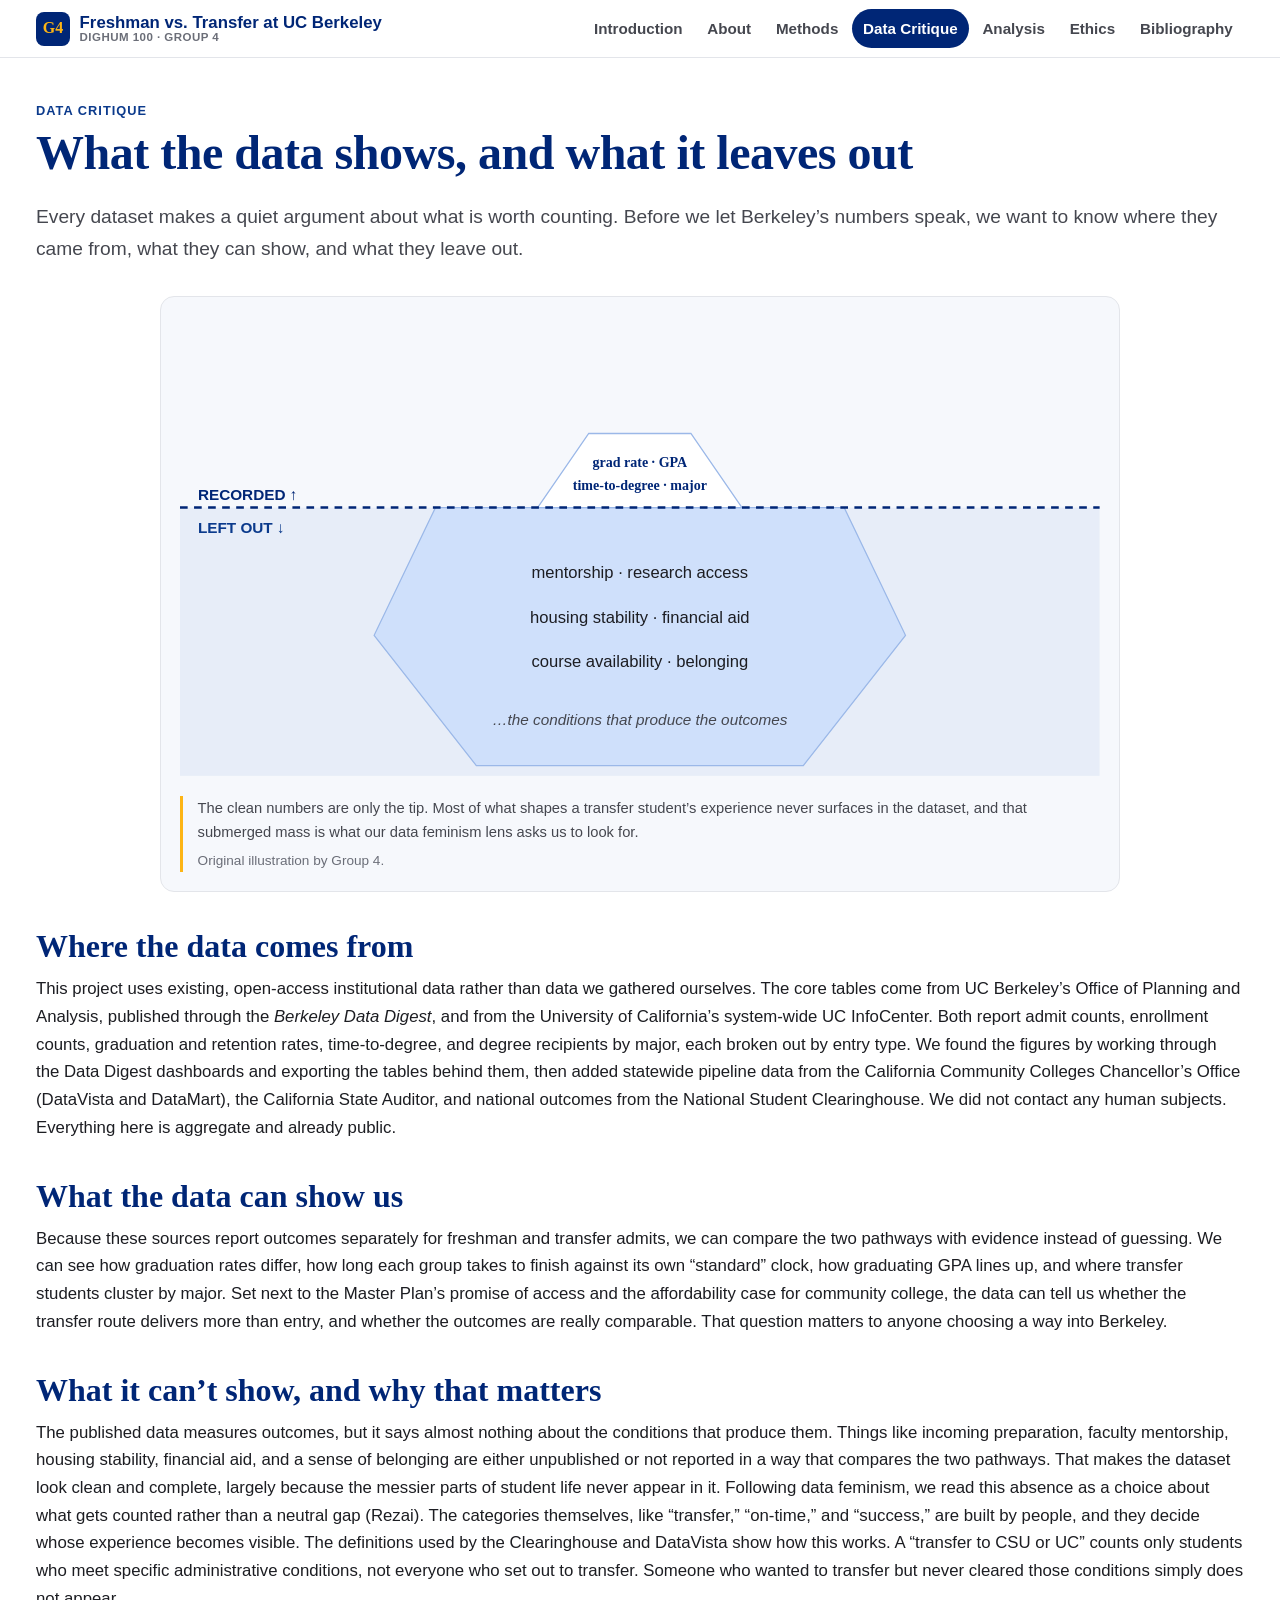
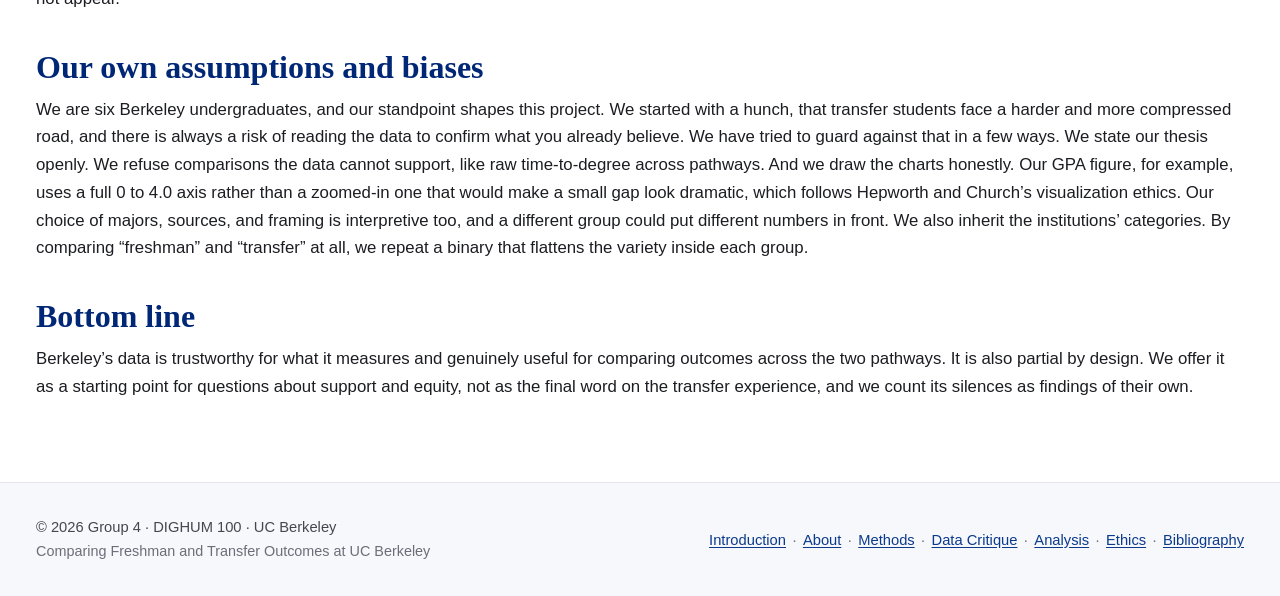
<file: data-critique.html>
<!DOCTYPE html>
<html lang="en">
<head>
  <meta charset="UTF-8" />
  <meta name="viewport" content="width=device-width, initial-scale=1.0" />
  <title>Data Critique · Freshman vs. Transfer Outcomes at UC Berkeley</title>
  <meta name="description" content="A critical account of what Berkeley's public data includes, what it can illuminate, its limitations, and how our own assumptions shape its presentation." />
  <link rel="stylesheet" href="assets/css/styles.css" />
</head>
<body>
  <a class="skip-link" href="#main">Skip to main content</a>

  <header class="site-header">
    <div class="nav-wrap">
      <a class="brand" href="index.html">
        <span class="mark" aria-hidden="true">G4</span>
        <span class="brand-text">Freshman vs. Transfer at UC&nbsp;Berkeley<small>DIGHUM 100 · Group 4</small></span>
      </a>
      <nav class="site-nav" aria-label="Primary">
        <ul>
          <li><a href="index.html">Introduction</a></li>
          <li><a href="about.html">About</a></li>
          <li><a href="methods.html">Methods</a></li>
          <li><a href="data-critique.html" aria-current="page">Data Critique</a></li>
          <li><a href="analysis.html">Analysis</a></li>
          <li><a href="ethics.html">Ethics</a></li>
          <li><a href="bibliography.html">Bibliography</a></li>
        </ul>
      </nav>
    </div>
  </header>

  <main id="main" class="container">
    <span class="kicker">Data Critique</span>
    <h1>What the data shows, and what it leaves out</h1>
    <p class="lead prose-wide">Every dataset makes a quiet argument about what is worth counting. Before we let
      Berkeley’s numbers speak, we want to know where they came from, what they can show, and what they leave out.</p>

    <figure class="figure float-wide diagram" aria-label="Figure: what the data records versus what it leaves out">
      <svg viewBox="0 0 720 360" role="img" aria-labelledby="ice-title ice-desc" width="100%">
        <title id="ice-title">What the data records versus what it leaves out</title>
        <desc id="ice-desc">An iceberg diagram. Above the waterline, a small visible tip lists what the dataset
          records, such as graduation rate, time-to-degree, GPA, and major. Below the waterline, a much larger
          hidden mass lists what it leaves out, such as mentorship, research access, housing stability, financial
          aid, course availability, and belonging, which are the conditions that produce the outcomes.</desc>
        <rect x="0" y="150" width="720" height="210" fill="#e7edf8"/>
        <polygon points="360,150 200,150 152,250 232,352 488,352 568,250 520,150" fill="#cfe0fb" stroke="#9bb8e8"/>
        <polygon points="280,150 440,150 400,92 320,92" fill="#ffffff" stroke="#9bb8e8"/>
        <line x1="0" y1="150" x2="720" y2="150" stroke="#002676" stroke-width="2" stroke-dasharray="6 5"/>
        <text x="14" y="144" fill="#002676" font-size="12" font-weight="700">RECORDED ↑</text>
        <text x="14" y="170" fill="#0b3a8c" font-size="12" font-weight="700">LEFT OUT ↓</text>
        <text x="360" y="118" text-anchor="middle" fill="#002676" font-family="Georgia, serif" font-weight="700" font-size="11">grad rate · GPA</text>
        <text x="360" y="136" text-anchor="middle" fill="#002676" font-family="Georgia, serif" font-weight="700" font-size="11">time-to-degree · major</text>
        <text x="360" y="205" text-anchor="middle" fill="#1c1d22" font-size="13">mentorship · research access</text>
        <text x="360" y="240" text-anchor="middle" fill="#1c1d22" font-size="13">housing stability · financial aid</text>
        <text x="360" y="275" text-anchor="middle" fill="#1c1d22" font-size="13">course availability · belonging</text>
        <text x="360" y="320" text-anchor="middle" fill="#45474f" font-size="12" font-style="italic">…the conditions that produce the outcomes</text>
      </svg>
      <figcaption>The clean numbers are only the tip. Most of what shapes a transfer student’s experience never
        surfaces in the dataset, and that submerged mass is what our data feminism lens asks us to look for.
        <span class="src">Original illustration by Group 4.</span></figcaption>
    </figure>

    <div class="prose-wide">
      <h2>Where the data comes from</h2>
      <p>This project uses existing, open-access institutional data rather than data we gathered ourselves. The
        core tables come from UC Berkeley’s Office of Planning and Analysis, published through the
        <em>Berkeley Data Digest</em>, and from the University of California’s system-wide UC InfoCenter. Both
        report admit counts, enrollment counts, graduation and retention rates, time-to-degree, and degree
        recipients by major, each broken out by entry type. We found the figures by working through the Data
        Digest dashboards and exporting the tables behind them, then added statewide pipeline data from the
        California Community Colleges Chancellor’s Office (DataVista and DataMart), the California State Auditor,
        and national outcomes from the National Student Clearinghouse. We did not contact any human subjects.
        Everything here is aggregate and already public.</p>

      <h2>What the data can show us</h2>
      <p>Because these sources report outcomes separately for freshman and transfer admits, we can compare the
        two pathways with evidence instead of guessing. We can see how graduation rates differ, how long each
        group takes to finish against its own “standard” clock, how graduating GPA lines up, and where transfer
        students cluster by major. Set next to the Master Plan’s promise of access and the affordability case for
        community college, the data can tell us whether the transfer route delivers more than entry, and whether
        the outcomes are really comparable. That question matters to anyone choosing a way into Berkeley.</p>

      <h2>What it can’t show, and why that matters</h2>
      <p>The published data measures outcomes, but it says almost nothing about the conditions that produce them.
        Things like incoming preparation, faculty mentorship, housing stability, financial aid, and a sense of
        belonging are either unpublished or not reported in a way that compares the two pathways. That makes the
        dataset look clean and complete, largely because the messier parts of student life never appear in it.
        Following data feminism, we read this absence as a choice about what gets counted rather than a neutral
        gap (Rezai). The categories themselves, like “transfer,” “on-time,” and “success,” are built by people,
        and they decide whose experience becomes visible. The definitions used by the Clearinghouse and DataVista
        show how this works. A “transfer to CSU or UC” counts only students who meet specific administrative
        conditions, not everyone who set out to transfer. Someone who wanted to transfer but never cleared those
        conditions simply does not appear.</p>

      <h2>Our own assumptions and biases</h2>
      <p>We are six Berkeley undergraduates, and our standpoint shapes this project. We started with a hunch, that
        transfer students face a harder and more compressed road, and there is always a risk of reading the data
        to confirm what you already believe. We have tried to guard against that in a few ways. We state our
        thesis openly. We refuse comparisons the data cannot support, like raw time-to-degree across pathways. And
        we draw the charts honestly. Our GPA figure, for example, uses a full 0 to 4.0 axis rather than a
        zoomed-in one that would make a small gap look dramatic, which follows Hepworth and Church’s visualization
        ethics. Our choice of majors, sources, and framing is interpretive too, and a different group could put
        different numbers in front. We also inherit the institutions’ categories. By comparing “freshman” and
        “transfer” at all, we repeat a binary that flattens the variety inside each group.</p>

      <h2>Bottom line</h2>
      <p>Berkeley’s data is trustworthy for what it measures and genuinely useful for comparing outcomes across
        the two pathways. It is also partial by design. We offer it as a starting point for questions about
        support and equity, not as the final word on the transfer experience, and we count its silences as
        findings of their own.</p>
    </div>

  </main>

  <footer class="site-footer">
    <div class="footer-inner">
      <div>© 2026 Group 4 · DIGHUM 100 · UC Berkeley<br>
        <span class="muted small">Comparing Freshman and Transfer Outcomes at UC Berkeley</span></div>
      <nav aria-label="Footer">
        <a href="index.html">Introduction</a><span class="footer-sep" aria-hidden="true">·</span><a href="about.html">About</a><span class="footer-sep" aria-hidden="true">·</span><a href="methods.html">Methods</a><span class="footer-sep" aria-hidden="true">·</span><a href="data-critique.html">Data Critique</a><span class="footer-sep" aria-hidden="true">·</span><a href="analysis.html">Analysis</a><span class="footer-sep" aria-hidden="true">·</span><a href="ethics.html">Ethics</a><span class="footer-sep" aria-hidden="true">·</span><a href="bibliography.html">Bibliography</a>
      </nav>
    </div>
  </footer>
</body>
</html>
</file>
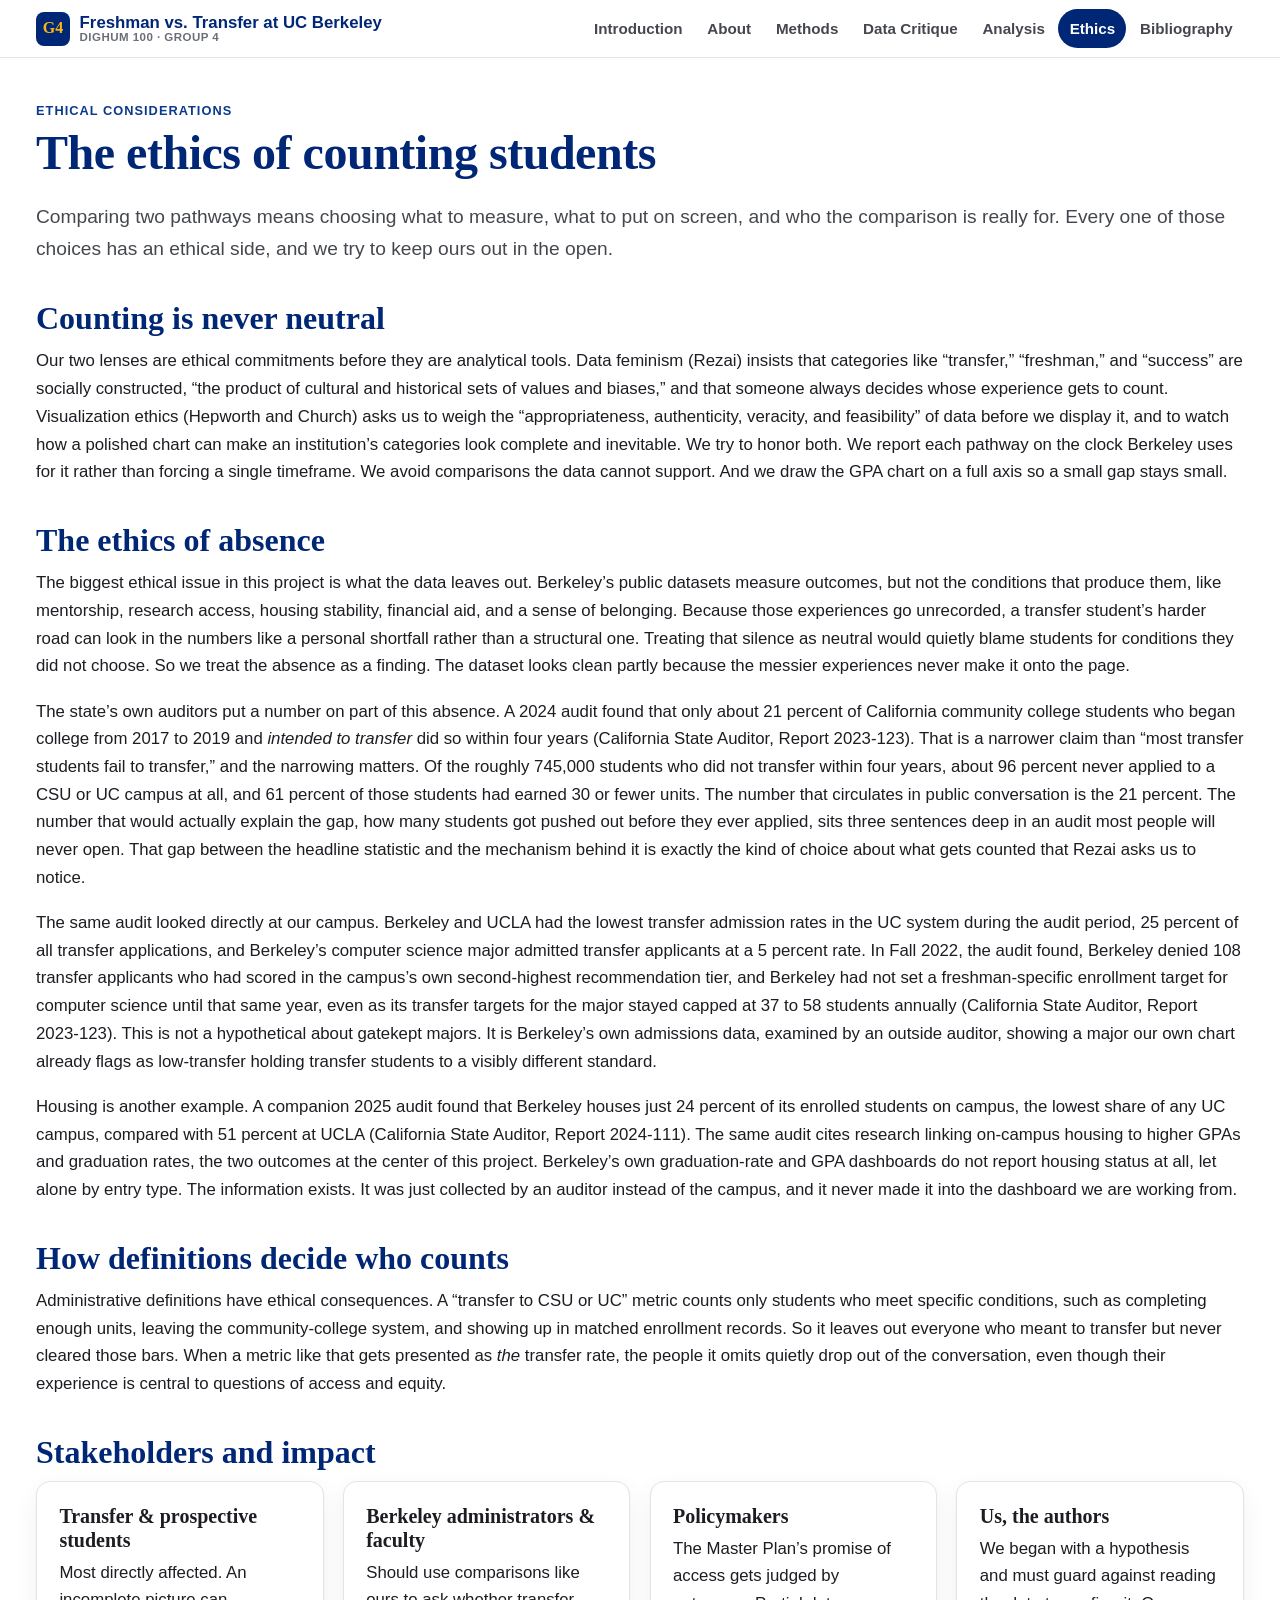
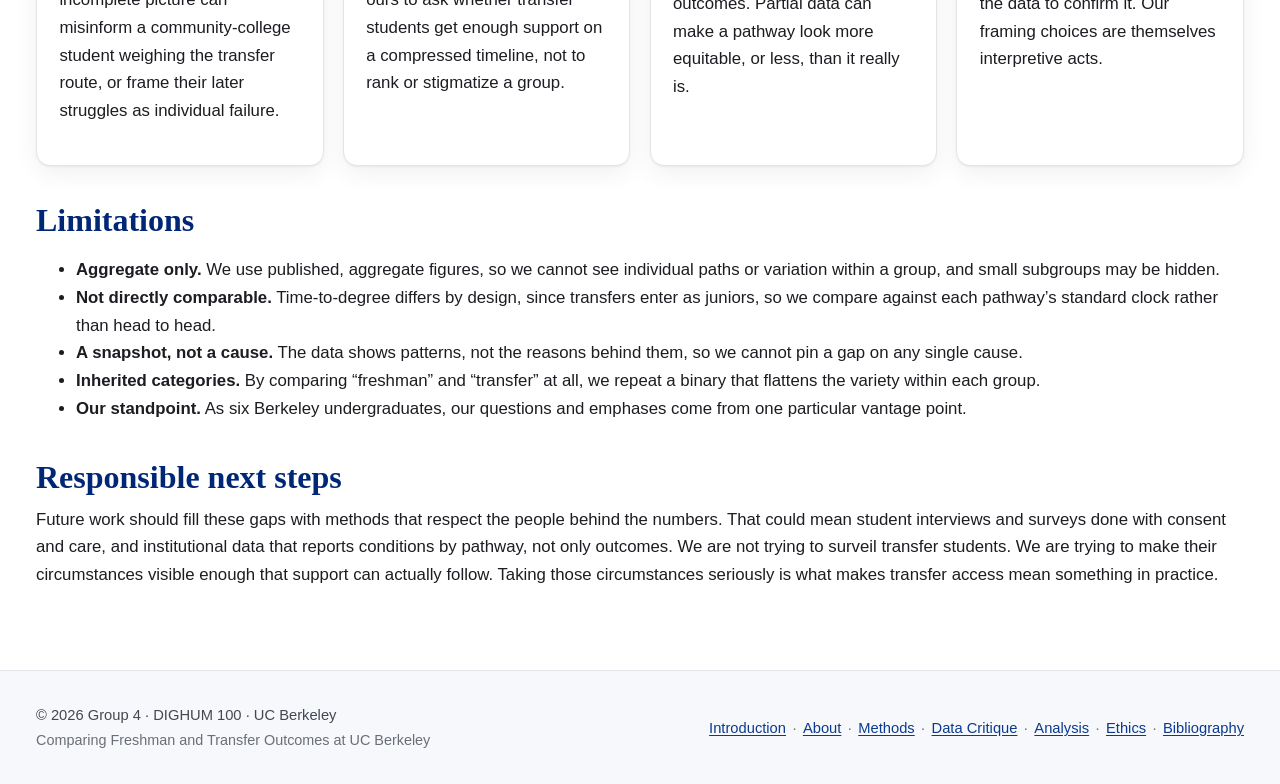
<file: ethics.html>
<!DOCTYPE html>
<html lang="en">

<head>
  <meta charset="UTF-8" />
  <meta name="viewport" content="width=device-width, initial-scale=1.0" />
  <title>Ethical Considerations · Freshman vs. Transfer Outcomes at UC Berkeley</title>
  <meta name="description"
    content="Reflection on data ethics, the limits of institutional data, and the stakeholders affected by how transfer and freshman outcomes are measured and represented." />
  <link rel="stylesheet" href="assets/css/styles.css" />
</head>

<body>
  <a class="skip-link" href="#main">Skip to main content</a>

  <header class="site-header">
    <div class="nav-wrap">
      <a class="brand" href="index.html">
        <span class="mark" aria-hidden="true">G4</span>
        <span class="brand-text">Freshman vs. Transfer at UC&nbsp;Berkeley<small>DIGHUM 100 · Group 4</small></span>
      </a>
      <nav class="site-nav" aria-label="Primary">
        <ul>
          <li><a href="index.html">Introduction</a></li>
          <li><a href="about.html">About</a></li>
          <li><a href="methods.html">Methods</a></li>
          <li><a href="data-critique.html">Data Critique</a></li>
          <li><a href="analysis.html">Analysis</a></li>
          <li><a href="ethics.html" aria-current="page">Ethics</a></li>
          <li><a href="bibliography.html">Bibliography</a></li>
        </ul>
      </nav>
    </div>
  </header>

  <main id="main" class="container">
    <span class="kicker">Ethical Considerations</span>
    <h1>The ethics of counting students</h1>
    <p class="lead prose-wide">Comparing two pathways means choosing what to measure, what to put on screen, and
      who the comparison is really for. Every one of those choices has an ethical side, and we try to keep ours
      out in the open.</p>

    <div class="prose">
      <h2>Counting is never neutral</h2>
      <p>Our two lenses are ethical commitments before they are analytical tools. Data feminism (Rezai) insists
        that categories like “transfer,” “freshman,” and “success” are socially constructed, “the product of
        cultural and historical sets of values and biases,” and that someone always decides whose experience gets
        to count. Visualization ethics (Hepworth and Church) asks us to weigh the “appropriateness, authenticity,
        veracity, and feasibility” of data before we display it, and to watch how a polished chart can make an
        institution’s categories look complete and inevitable. We try to honor both. We report each pathway on the
        clock Berkeley uses for it rather than forcing a single timeframe. We avoid comparisons the data cannot support.
        And we draw the GPA chart on a full axis so a small gap stays small.</p>

      <h2>The ethics of absence</h2>
      <p>The biggest ethical issue in this project is what the data leaves out. Berkeley’s public datasets measure
        outcomes, but not the conditions that produce them, like mentorship, research access, housing stability,
        financial aid, and a sense of belonging. Because those experiences go unrecorded, a transfer student’s
        harder road can look in the numbers like a personal shortfall rather than a structural one. Treating that
        silence as neutral would quietly blame students for conditions they did not choose. So we treat the
        absence as a finding. The dataset looks clean partly because the messier experiences never make it onto
        the page.</p>

      <p>The state’s own auditors put a number on part of this absence. A 2024 audit found that only about 21
        percent of California community college students who began college from 2017 to 2019 and <em>intended to
          transfer</em> did so within four years (California State Auditor, Report 2023-123). That is a narrower
        claim than “most transfer students fail to transfer,” and the narrowing matters. Of the roughly 745,000
        students who did not transfer within four years, about 96 percent never applied to a CSU or UC campus at
        all, and 61 percent of those students had earned 30 or fewer units. The number that circulates in public
        conversation is the 21 percent. The number that would actually explain the gap, how many students got
        pushed out before they ever applied, sits three sentences deep in an audit most people will never open.
        That gap between the headline statistic and the mechanism behind it is exactly the kind of choice about
        what gets counted that Rezai asks us to notice.</p>

      <p>The same audit looked directly at our campus. Berkeley and UCLA had the lowest transfer admission rates
        in the UC system during the audit period, 25 percent of all transfer applications, and Berkeley’s
        computer science major admitted transfer applicants at a 5 percent rate. In Fall 2022, the audit found,
        Berkeley denied 108 transfer applicants who had scored in the campus’s own second-highest recommendation
        tier, and Berkeley had not set a freshman-specific enrollment target for computer science until that same
        year, even as its transfer targets for the major stayed capped at 37 to 58 students annually (California
        State Auditor, Report 2023-123). This is not a hypothetical about gatekept majors. It is Berkeley’s own
        admissions data, examined by an outside auditor, showing a major our own chart already flags as
        low-transfer holding transfer students to a visibly different standard.</p>

      <p>Housing is another example. A companion 2025 audit found that Berkeley houses just 24 percent of its
        enrolled students on campus, the lowest share of any UC campus, compared with 51 percent at UCLA
        (California State Auditor, Report 2024-111). The same audit cites research linking on-campus housing to
        higher GPAs and graduation rates, the two outcomes at the center of this project. Berkeley’s own
        graduation-rate and GPA dashboards do not report housing status at all, let alone by entry type. The
        information exists. It was just collected by an auditor instead of the campus, and it never made it into
        the dashboard we are working from.</p>

      <h2>How definitions decide who counts</h2>
      <p>Administrative definitions have ethical consequences. A “transfer to CSU or UC” metric counts only
        students who meet specific conditions, such as completing enough units, leaving the community-college
        system, and showing up in matched enrollment records. So it leaves out everyone who meant to transfer but
        never cleared those bars. When a metric like that gets presented as <em>the</em> transfer rate, the
        people it omits quietly drop out of the conversation, even though their experience is central to questions
        of access and equity.</p>

      <h2>Stakeholders and impact</h2>
      <div class="grid grid-2">
        <div class="card">
          <h3>Transfer &amp; prospective students</h3>
          <p>Most directly affected. An incomplete picture can misinform a community-college student weighing the
            transfer route, or frame their later struggles as individual failure.</p>
        </div>
        <div class="card">
          <h3>Berkeley administrators &amp; faculty</h3>
          <p>Should use comparisons like ours to ask whether transfer students get enough support on a compressed
            timeline, not to rank or stigmatize a group.</p>
        </div>
        <div class="card">
          <h3>Policymakers</h3>
          <p>The Master Plan’s promise of access gets judged by outcomes. Partial data can make a pathway look more
            equitable, or less, than it really is.</p>
        </div>
        <div class="card">
          <h3>Us, the authors</h3>
          <p>We began with a hypothesis and must guard against reading the data to confirm it. Our framing choices are
            themselves interpretive acts.</p>
        </div>
      </div>

      <h2>Limitations</h2>
      <ul>
        <li><strong>Aggregate only.</strong> We use published, aggregate figures, so we cannot see individual
          paths or variation within a group, and small subgroups may be hidden.</li>
        <li><strong>Not directly comparable.</strong> Time-to-degree differs by design, since transfers enter as
          juniors, so we compare against each pathway’s standard clock rather than head to head.</li>
        <li><strong>A snapshot, not a cause.</strong> The data shows patterns, not the reasons behind them, so we
          cannot pin a gap on any single cause.</li>
        <li><strong>Inherited categories.</strong> By comparing “freshman” and “transfer” at all, we repeat a
          binary that flattens the variety within each group.</li>
        <li><strong>Our standpoint.</strong> As six Berkeley undergraduates, our questions and emphases come from
          one particular vantage point.</li>
      </ul>

      <h2>Responsible next steps</h2>
      <p>Future work should fill these gaps with methods that respect the people behind the numbers. That could
        mean student interviews and surveys done with consent and care, and institutional data that reports
        conditions by pathway, not only outcomes. We are not trying to surveil transfer students. We are trying
        to make their circumstances visible enough that support can actually follow. Taking those circumstances
        seriously is what makes transfer access mean something in practice.</p>
    </div>

  </main>

  <footer class="site-footer">
    <div class="footer-inner">
      <div>© 2026 Group 4 · DIGHUM 100 · UC Berkeley<br>
        <span class="muted small">Comparing Freshman and Transfer Outcomes at UC Berkeley</span>
      </div>
      <nav aria-label="Footer">
        <a href="index.html">Introduction</a><span class="footer-sep" aria-hidden="true">·</span><a
          href="about.html">About</a><span class="footer-sep" aria-hidden="true">·</span><a
          href="methods.html">Methods</a><span class="footer-sep" aria-hidden="true">·</span><a
          href="data-critique.html">Data Critique</a><span class="footer-sep" aria-hidden="true">·</span><a
          href="analysis.html">Analysis</a><span class="footer-sep" aria-hidden="true">·</span><a
          href="ethics.html">Ethics</a><span class="footer-sep" aria-hidden="true">·</span><a
          href="bibliography.html">Bibliography</a>
      </nav>
    </div>
  </footer>
</body>

</html>
</file>
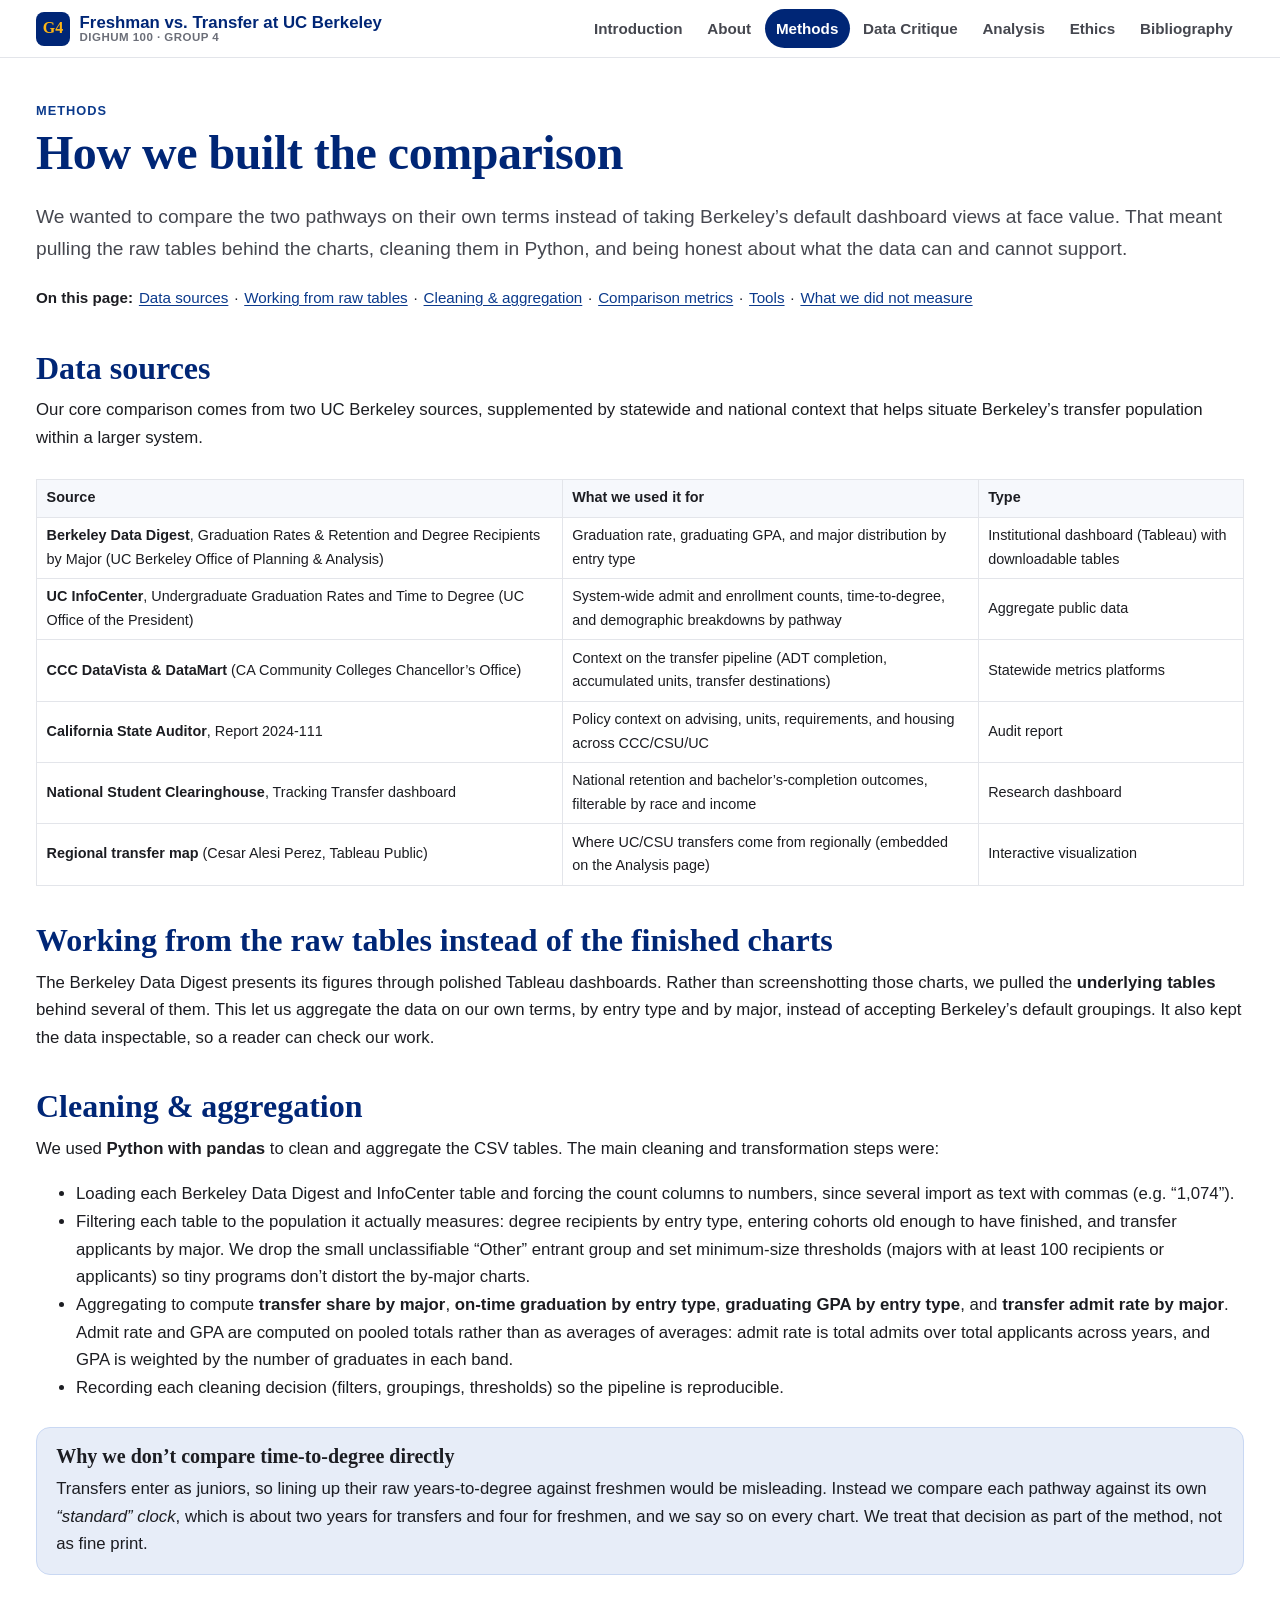
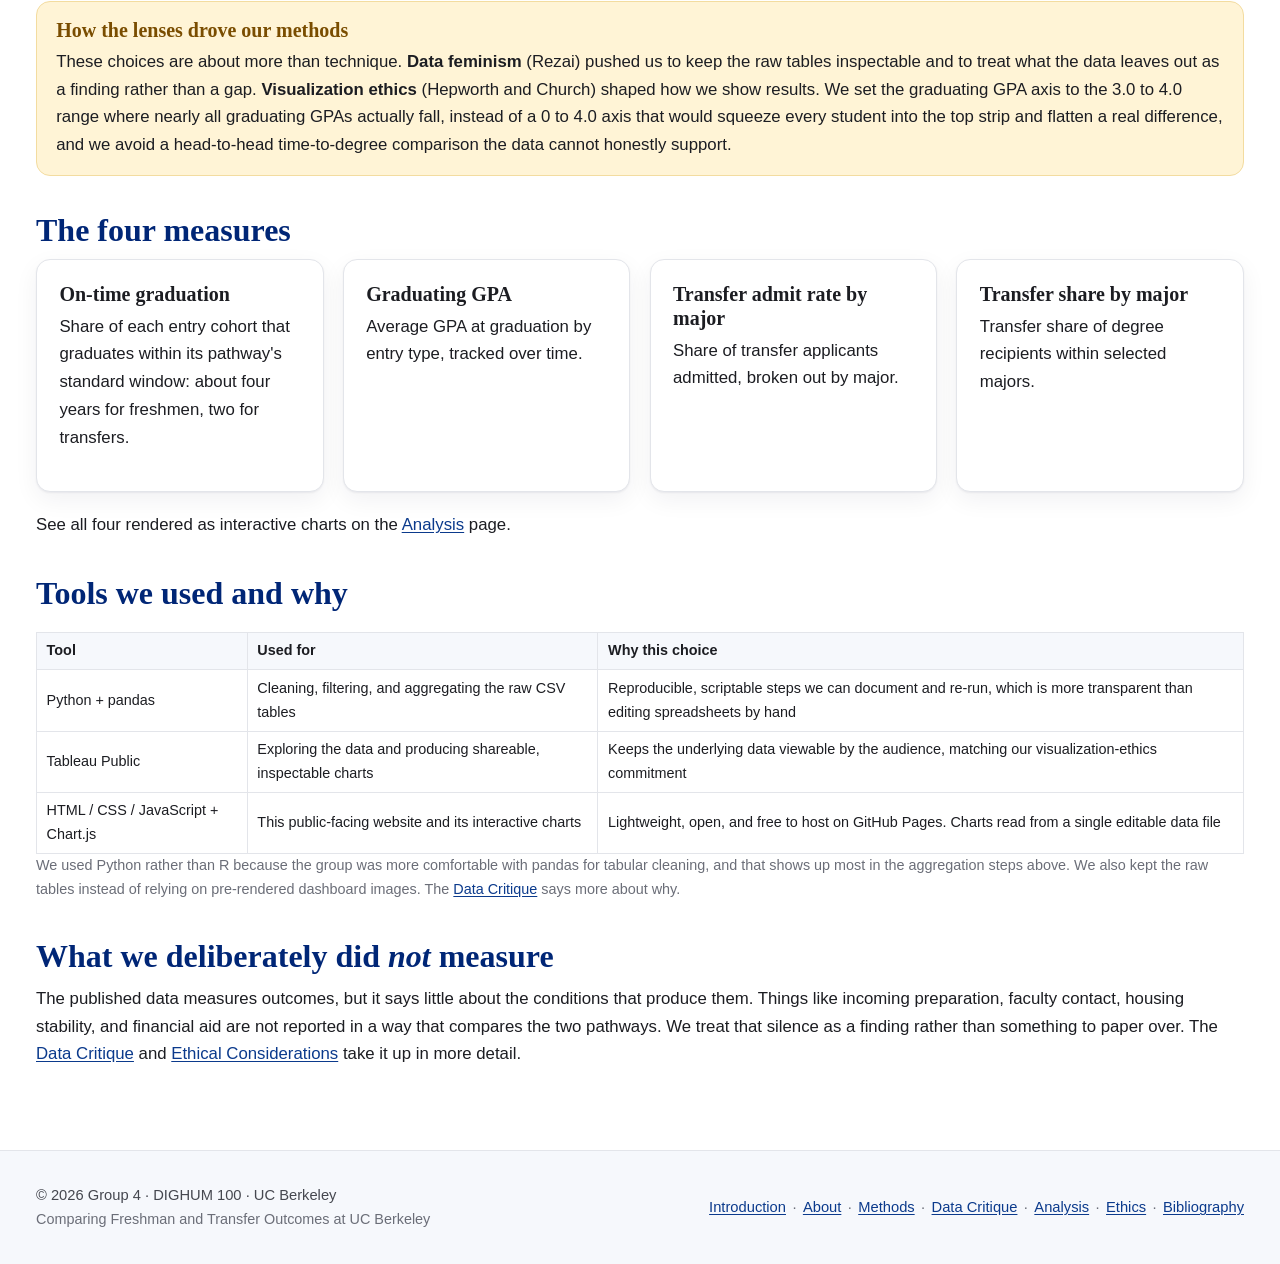
<file: methods.html>
<!DOCTYPE html>
<html lang="en">

<head>
  <meta charset="UTF-8" />
  <meta name="viewport" content="width=device-width, initial-scale=1.0" />
  <title>Methods · Freshman vs. Transfer Outcomes at UC Berkeley</title>
  <meta name="description"
    content="Transparent documentation of data sources, cleaning decisions, and tools (Python/pandas, Tableau Public) used to compare UC Berkeley freshman and transfer outcomes." />
  <link rel="stylesheet" href="assets/css/styles.css" />
</head>

<body>
  <a class="skip-link" href="#main">Skip to main content</a>

  <header class="site-header">
    <div class="nav-wrap">
      <a class="brand" href="index.html">
        <span class="mark" aria-hidden="true">G4</span>
        <span class="brand-text">Freshman vs. Transfer at UC&nbsp;Berkeley<small>DIGHUM 100 · Group 4</small></span>
      </a>
      <nav class="site-nav" aria-label="Primary">
        <ul>
          <li><a href="index.html">Introduction</a></li>
          <li><a href="about.html">About</a></li>
          <li><a href="methods.html" aria-current="page">Methods</a></li>
          <li><a href="data-critique.html">Data Critique</a></li>
          <li><a href="analysis.html">Analysis</a></li>
          <li><a href="ethics.html">Ethics</a></li>
          <li><a href="bibliography.html">Bibliography</a></li>
        </ul>
      </nav>
    </div>
  </header>

  <main id="main" class="container">
    <span class="kicker">Methods</span>
    <h1>How we built the comparison</h1>
    <p class="lead prose-wide">We wanted to compare the two pathways on their own terms instead of taking
      Berkeley’s default dashboard views at face value. That meant pulling the raw tables behind the charts,
      cleaning them in Python, and being honest about what the data can and cannot support.</p>

    <nav class="toc prose-wide" aria-label="On this page">
      <strong>On this page:</strong>
      <a href="#sources">Data sources</a> ·
      <a href="#raw">Working from raw tables</a> ·
      <a href="#cleaning">Cleaning &amp; aggregation</a> ·
      <a href="#metrics">Comparison metrics</a> ·
      <a href="#tools">Tools</a> ·
      <a href="#limits">What we did not measure</a>
    </nav>

    <section id="sources">
      <h2>Data sources</h2>
      <p class="prose-wide">Our core comparison comes from two UC Berkeley sources, supplemented by statewide and
        national context that helps situate Berkeley’s transfer population within a larger system.</p>
      <div class="table-scroll">
        <table class="tbl">
          <thead>
            <tr>
              <th>Source</th>
              <th>What we used it for</th>
              <th>Type</th>
            </tr>
          </thead>
          <tbody>
            <tr>
              <td><strong>Berkeley Data Digest</strong>, Graduation Rates &amp; Retention and Degree Recipients by Major
                (UC Berkeley Office of Planning &amp; Analysis)</td>
              <td>Graduation rate, graduating GPA, and major distribution by entry type</td>
              <td>Institutional dashboard (Tableau) with downloadable tables</td>
            </tr>
            <tr>
              <td><strong>UC InfoCenter</strong>, Undergraduate Graduation Rates and Time to Degree (UC Office of the
                President)</td>
              <td>System-wide admit and enrollment counts, time-to-degree, and demographic breakdowns by pathway</td>
              <td>Aggregate public data</td>
            </tr>
            <tr>
              <td><strong>CCC DataVista &amp; DataMart</strong> (CA Community Colleges Chancellor’s Office)</td>
              <td>Context on the transfer pipeline (ADT completion, accumulated units, transfer destinations)</td>
              <td>Statewide metrics platforms</td>
            </tr>
            <tr>
              <td><strong>California State Auditor</strong>, Report 2024-111</td>
              <td>Policy context on advising, units, requirements, and housing across CCC/CSU/UC</td>
              <td>Audit report</td>
            </tr>
            <tr>
              <td><strong>National Student Clearinghouse</strong>, Tracking Transfer dashboard</td>
              <td>National retention and bachelor’s-completion outcomes, filterable by race and income</td>
              <td>Research dashboard</td>
            </tr>
            <tr>
              <td><strong>Regional transfer map</strong> (Cesar Alesi Perez, Tableau Public)</td>
              <td>Where UC/CSU transfers come from regionally (embedded on the Analysis page)</td>
              <td>Interactive visualization</td>
            </tr>
          </tbody>
        </table>
      </div>
    </section>

    <section id="raw">
      <h2>Working from the raw tables instead of the finished charts</h2>
      <p class="prose-wide">The Berkeley Data Digest presents its figures through polished Tableau dashboards.
        Rather than screenshotting those charts, we pulled the <strong>underlying tables</strong> behind several
        of them. This let us aggregate the data on our own terms, by entry type and by major, instead of
        accepting Berkeley’s default groupings. It also kept the data inspectable, so a reader can check our work.</p>
    </section>

    <section id="cleaning">
      <h2>Cleaning &amp; aggregation</h2>
      <p class="prose-wide">We used <strong>Python with pandas</strong> to clean and aggregate the CSV tables. The
        main cleaning and transformation steps were:</p>
      <ul class="prose-wide">
        <li>Loading each Berkeley Data Digest and InfoCenter table and forcing the count
          columns to numbers, since several import as text with commas (e.g. “1,074”).</li>
        <li>Filtering each table to the population it actually measures: degree
          recipients by entry type, entering cohorts old enough to have finished, and
          transfer applicants by major. We drop the small unclassifiable “Other” entrant
          group and set minimum-size thresholds (majors with at least 100 recipients or
          applicants) so tiny programs don’t distort the by-major charts.</li>
        <li>Aggregating to compute <strong>transfer share by major</strong>,
          <strong>on-time graduation by entry type</strong>, <strong>graduating GPA by
            entry type</strong>, and <strong>transfer admit rate by major</strong>. Admit
          rate and GPA are computed on pooled totals rather than as averages of averages:
          admit rate is total admits over total applicants across years, and GPA is
          weighted by the number of graduates in each band.
        </li>
        <li>Recording each cleaning decision (filters, groupings, thresholds) so the
          pipeline is reproducible.</li>
      </ul>
      <div class="callout note">
        <h3>Why we don’t compare time-to-degree directly</h3>
        <p style="margin:0">Transfers enter as juniors, so lining up their raw years-to-degree against freshmen
          would be misleading. Instead we compare each pathway against its own <em>“standard” clock</em>, which is
          about two years for transfers and four for freshmen, and we say so on every chart. We treat that
          decision as part of the method, not as fine print.</p>
      </div>

      <div class="callout lens">
        <h3>How the lenses drove our methods</h3>
        <p style="margin:0">These choices are about more than technique. <strong>Data feminism</strong> (Rezai)
          pushed us to keep the raw tables inspectable and to treat what the data leaves out as a finding rather
          than a gap. <strong>Visualization ethics</strong> (Hepworth and Church) shaped how we show results. We
          set the graduating GPA axis to the 3.0 to 4.0 range where nearly all graduating GPAs actually fall,
          instead of a 0 to 4.0 axis that would squeeze every student into the top strip and flatten a real
          difference, and we avoid a head-to-head time-to-degree comparison the data cannot honestly support.</p>
      </div>
    </section>

    <section id="metrics">
      <h2>The four measures</h2>
      <div class="grid grid-2">
        <div class="card">
          <h3>On-time graduation</h3>
          <p>Share of each entry cohort that graduates within its pathway's standard window: about four years for
            freshmen, two for transfers.</p>
        </div>
        <div class="card">
          <h3>Graduating GPA</h3>
          <p>Average GPA at graduation by entry type, tracked over time.</p>
        </div>
        <div class="card">
          <h3>Transfer admit rate by major</h3>
          <p>Share of transfer applicants admitted, broken out by major.</p>
        </div>
        <div class="card">
          <h3>Transfer share by major</h3>
          <p>Transfer share of degree recipients within selected majors.</p>
        </div>
      </div>
      <p class="prose-wide" style="margin-top:1.2rem">See all four rendered as interactive charts on the
        <a href="analysis.html">Analysis</a> page.
      </p>
    </section>

    <section id="tools">
      <h2>Tools we used and why</h2>
      <div class="table-scroll">
        <table class="tbl">
          <thead>
            <tr>
              <th>Tool</th>
              <th>Used for</th>
              <th>Why this choice</th>
            </tr>
          </thead>
          <tbody>
            <tr>
              <td>Python + pandas</td>
              <td>Cleaning, filtering, and aggregating the raw CSV tables</td>
              <td>Reproducible, scriptable steps we can document and re-run, which is more transparent than editing
                spreadsheets by hand</td>
            </tr>
            <tr>
              <td>Tableau Public</td>
              <td>Exploring the data and producing shareable, inspectable charts</td>
              <td>Keeps the underlying data viewable by the audience, matching our visualization-ethics commitment</td>
            </tr>
            <tr>
              <td>HTML / CSS / JavaScript + Chart.js</td>
              <td>This public-facing website and its interactive charts</td>
              <td>Lightweight, open, and free to host on GitHub Pages. Charts read from a single editable data file</td>
            </tr>
          </tbody>
        </table>
      </div>
      <p class="muted small">We used Python rather than R because the group was more comfortable with pandas for
        tabular cleaning, and that shows up most in the aggregation steps above. We also kept the raw tables
        instead of relying on pre-rendered dashboard images. The <a href="data-critique.html">Data Critique</a>
        says more about why.</p>
    </section>

    <section id="limits">
      <h2>What we deliberately did <em>not</em> measure</h2>
      <p class="prose-wide">The published data measures outcomes, but it says little about the conditions that
        produce them. Things like incoming preparation, faculty contact, housing stability, and financial aid are
        not reported in a way that compares the two pathways. We treat that silence as a finding rather than
        something to paper over. The <a href="data-critique.html">Data Critique</a> and
        <a href="ethics.html">Ethical Considerations</a> take it up in more detail.
      </p>
    </section>

  </main>

  <footer class="site-footer">
    <div class="footer-inner">
      <div>© 2026 Group 4 · DIGHUM 100 · UC Berkeley<br>
        <span class="muted small">Comparing Freshman and Transfer Outcomes at UC Berkeley</span>
      </div>
      <nav aria-label="Footer">
        <a href="index.html">Introduction</a><span class="footer-sep" aria-hidden="true">·</span><a
          href="about.html">About</a><span class="footer-sep" aria-hidden="true">·</span><a
          href="methods.html">Methods</a><span class="footer-sep" aria-hidden="true">·</span><a
          href="data-critique.html">Data Critique</a><span class="footer-sep" aria-hidden="true">·</span><a
          href="analysis.html">Analysis</a><span class="footer-sep" aria-hidden="true">·</span><a
          href="ethics.html">Ethics</a><span class="footer-sep" aria-hidden="true">·</span><a
          href="bibliography.html">Bibliography</a>
      </nav>
    </div>
  </footer>
</body>

</html>
</file>
<file: assets/css/styles.css>
/* =========================================================================
   Comparing Freshman and Transfer Outcomes at UC Berkeley
   DIGHUM 100 — Group 4
   Shared stylesheet for all pages.
   Palette: UC Berkeley "Berkeley Blue" + "California Gold" (used as accents
   only; gold never carries body text because gold-on-white fails contrast).
   ========================================================================= */

:root {
  --berkeley-blue: #002676;
  --blue-700: #0b3a8c;
  --blue-100: #e7edf8;
  --gold: #fdb515;
  --gold-soft: #fff4d6;
  --ink: #1c1d22;
  --ink-soft: #45474f;
  --muted: #6b6e78;
  --line: #e3e5ea;
  --bg: #ffffff;
  --bg-alt: #f6f8fc;
  --good: #1d7a46;
  --warn: #b25a00;

  --maxw: 78rem;
  --readw: 44rem;          /* comfortable measure for long-form prose */
  --radius: 14px;
  --radius-sm: 8px;
  --shadow: 0 1px 2px rgba(8, 20, 48, .06), 0 8px 24px rgba(8, 20, 48, .06);

  --serif: "Iowan Old Style", "Palatino Linotype", Palatino, Georgia, "Times New Roman", serif;
  --sans: -apple-system, BlinkMacSystemFont, "Segoe UI", Roboto, Helvetica, Arial, sans-serif;
}

/* ---------- reset-ish ---------- */
*, *::before, *::after { box-sizing: border-box; }
html { scroll-behavior: smooth; -webkit-text-size-adjust: 100%; }
@media (prefers-reduced-motion: reduce) {
  html { scroll-behavior: auto; }
  * { animation-duration: .001ms !important; transition-duration: .001ms !important; }
}
body {
  margin: 0;
  font-family: var(--sans);
  color: var(--ink);
  background: var(--bg);
  line-height: 1.65;
  font-size: 1.05rem;
}
img, svg, canvas, iframe { max-width: 100%; }
img { height: auto; }

/* ---------- accessibility helpers ---------- */
.skip-link {
  position: absolute; left: -999px; top: 0; z-index: 100;
  background: var(--berkeley-blue); color: #fff; padding: .7rem 1rem;
  border-radius: 0 0 var(--radius-sm) 0; font-weight: 600;
}
.skip-link:focus { left: 0; }
.visually-hidden {
  position: absolute !important; width: 1px; height: 1px;
  padding: 0; margin: -1px; overflow: hidden; clip: rect(0 0 0 0); white-space: nowrap; border: 0;
}
/* Focus ring uses Berkeley blue (13.6:1 on white, WCAG 2.2 SC 1.4.11 pass) with a
   gold halo so it also reads on dark surfaces like the nav pills. */
:focus-visible { outline: 3px solid var(--berkeley-blue); outline-offset: 2px; box-shadow: 0 0 0 5px rgba(253,181,21,.5); border-radius: 4px; }

/* ---------- links & headings ---------- */
a { color: var(--blue-700); text-underline-offset: 2px; }
a:hover { color: var(--berkeley-blue); }
h1, h2, h3, h4 { font-family: var(--serif); line-height: 1.2; color: var(--berkeley-blue); }
h1 { font-size: clamp(1.9rem, 1.2rem + 2.6vw, 3rem); margin: 0 0 .4em; letter-spacing: -.01em; }
h2 { font-size: clamp(1.4rem, 1.1rem + 1.4vw, 2rem); margin: 2.2rem 0 .6rem; }
h3 { font-size: 1.25rem; margin: 1.6rem 0 .4rem; color: var(--ink); }
p { margin: 0 0 1.1rem; }
.lead { font-size: 1.2rem; color: var(--ink-soft); }
.muted { color: var(--muted); }
.small { font-size: .9rem; }

/* ---------- header / nav ---------- */
.site-header {
  position: sticky; top: 0; z-index: 50;
  background: rgba(255,255,255,.92);
  backdrop-filter: saturate(140%) blur(8px);
  border-bottom: 1px solid var(--line);
}
.nav-wrap {
  max-width: var(--maxw); margin: 0 auto; padding: .55rem 1.25rem;
  display: flex; align-items: center; gap: 1rem; flex-wrap: wrap;
}
.brand { display: flex; align-items: center; gap: .6rem; text-decoration: none; color: var(--berkeley-blue); font-weight: 700; }
.brand .mark {
  width: 34px; height: 34px; border-radius: 8px; flex: none;
  background: var(--berkeley-blue);
  display: grid; place-items: center; color: var(--gold); font-family: var(--serif); font-weight: 800; font-size: 1rem;
}
.brand .brand-text { display: flex; flex-direction: column; line-height: 1.05; }
.brand .brand-text small { font-weight: 600; color: var(--muted); font-size: .72rem; letter-spacing: .04em; text-transform: uppercase; }
.site-nav { margin-left: auto; }
.site-nav ul { list-style: none; display: flex; flex-wrap: wrap; gap: .15rem; margin: 0; padding: 0; }
.site-nav a {
  display: block; padding: .45rem .7rem; border-radius: 999px; text-decoration: none;
  color: var(--ink-soft); font-weight: 600; font-size: .95rem;
}
.site-nav a:hover { background: var(--blue-100); color: var(--berkeley-blue); }
.site-nav a[aria-current="page"] { background: var(--berkeley-blue); color: #fff; }

/* ---------- layout ---------- */
.container { max-width: var(--maxw); margin: 0 auto; padding: 2.4rem 1.25rem 4rem; }
.prose { max-width: none; }
.prose-wide { max-width: none; }
section { scroll-margin-top: 5rem; }

/* ---------- hero ---------- */
.hero {
  background:
    radial-gradient(1200px 480px at 85% -10%, rgba(253,181,21,.18), transparent 60%),
    linear-gradient(180deg, #f3f6fd 0%, #ffffff 100%);
  border-bottom: 1px solid var(--line);
}
.hero-inner { max-width: var(--maxw); margin: 0 auto; padding: 3.5rem 1.25rem 2.6rem; position: relative; }
.hero-seal {
  position: absolute; top: 50%; right: 2.0rem; transform: translateY(-50%);
  width: 280px; height: auto; opacity: .92;
}
.hero .eyebrow {
  display: inline-block; font-weight: 700; letter-spacing: .08em; text-transform: uppercase;
  font-size: .78rem; color: var(--blue-700); background: var(--blue-100);
  padding: .3rem .7rem; border-radius: 999px; margin-bottom: 1rem;
}
.hero h1 { max-width: 18ch; }
.hero .lead { max-width: 52ch; }

/* ---------- buttons ---------- */
.btn {
  display: inline-flex; align-items: center; gap: .5rem;
  background: var(--berkeley-blue); color: #fff; text-decoration: none;
  padding: .7rem 1.15rem; border-radius: 999px; font-weight: 700; border: 2px solid var(--berkeley-blue);
}
.btn:hover { background: var(--blue-700); color: #fff; }
.btn.secondary { background: transparent; color: var(--berkeley-blue); }
.btn.secondary:hover { background: var(--blue-100); color: var(--berkeley-blue); }
.btn-row { display: flex; flex-wrap: wrap; gap: .7rem; margin-top: 1.4rem; }

/* ---------- cards & grids ---------- */
.grid { display: grid; gap: 1.2rem; }
.grid-2 { grid-template-columns: repeat(auto-fit, minmax(15rem, 1fr)); }
.grid-3 { grid-template-columns: repeat(auto-fit, minmax(16rem, 1fr)); }
.card {
  background: var(--bg); border: 1px solid var(--line); border-radius: var(--radius);
  padding: 1.4rem; box-shadow: var(--shadow);
}
.card h3 { margin-top: 0; }

/* question cards on the home page */
.rq { border-left: 5px solid var(--gold); background: var(--bg-alt); }
.rq .num { font-family: var(--serif); font-weight: 800; color: var(--berkeley-blue); font-size: 1.1rem; }

/* ---------- bios ---------- */
.bio-card { display: flex; flex-direction: column; gap: .5rem; }
.bio-head { display: flex; align-items: center; gap: .8rem; }
.avatar {
  width: 52px; height: 52px; border-radius: 50%; flex: none; object-fit: cover;
  background: var(--berkeley-blue); color: var(--gold);
  display: grid; place-items: center; font-family: var(--serif); font-weight: 800; font-size: 1.2rem;
}
.bio-card .role { font-weight: 700; color: var(--blue-700); font-size: .9rem; }
.tag {
  display: inline-block; font-size: .8rem; font-weight: 600;
  background: var(--blue-100); color: var(--blue-700); padding: .2rem .55rem; border-radius: 999px; margin: .15rem .15rem 0 0;
}

/* ---------- figures & charts ("splitting-a-sentence") ---------- */
figure.figure { margin: 2rem auto; }
.figure.float-wide { max-width: 60rem; }
.chart-box {
  position: relative; background: var(--bg); border: 1px solid var(--line);
  border-radius: var(--radius); padding: 1rem 1.1rem 1.2rem; box-shadow: var(--shadow);
}
.chart-box canvas { width: 100% !important; }
.chart-title { font-family: var(--serif); font-weight: 700; color: var(--berkeley-blue); margin: .1rem 0 .2rem; font-size: 1.1rem; }
figcaption {
  font-size: .92rem; color: var(--ink-soft); margin-top: .7rem; padding-left: .9rem;
  border-left: 3px solid var(--gold);
}
figcaption .src { color: var(--muted); display: block; margin-top: .3rem; font-size: .85rem; }
details.data-table { margin-top: .7rem; }
details.data-table summary { cursor: pointer; font-weight: 600; color: var(--blue-700); font-size: .9rem; }
table.tbl { border-collapse: collapse; width: 100%; margin-top: .6rem; font-size: .9rem; }
table.tbl th, table.tbl td { border: 1px solid var(--line); padding: .4rem .6rem; text-align: left; }
table.tbl th { background: var(--bg-alt); }

/* ---------- callouts ---------- */
.callout { border-radius: var(--radius); padding: 1rem 1.2rem; margin: 1.6rem 0; border: 1px solid var(--line); }
.callout h3 { margin-top: 0; }
.callout.note { background: var(--blue-100); border-color: #c9d8f3; }
.callout.lens { background: var(--gold-soft); border-color: #f3dca0; }
.callout.lens h3 { color: #7a4d00; }

/* draft / placeholder banner — DELETE before final submission */
.draft-banner {
  background: repeating-linear-gradient(45deg, #fff6e6, #fff6e6 12px, #fdeecb 12px, #fdeecb 24px);
  border: 1px solid #e9c879; color: #7a4d00;
  padding: .7rem 1.1rem; border-radius: var(--radius-sm); font-size: .92rem;
  display: flex; gap: .6rem; align-items: flex-start; margin: 1.4rem 0;
}
.draft-banner strong { color: #6a3d00; }

/* ---------- timeline ---------- */
.timeline { position: relative; margin: 1.6rem 0; padding-left: 1.6rem; border-left: 3px solid var(--blue-100); }
.timeline-item { position: relative; padding: 0 0 1.6rem .4rem; }
.timeline-item::before {
  content: ""; position: absolute; left: calc(-1.6rem - 9px); top: .35rem;
  width: 15px; height: 15px; border-radius: 50%; background: var(--gold); border: 3px solid #fff; box-shadow: 0 0 0 2px var(--gold);
}
.timeline-item .yr { font-family: var(--serif); font-weight: 800; color: var(--berkeley-blue); }
.timeline-item h3 { margin: .1rem 0 .2rem; }

/* ---------- diagram / illustration figures ---------- */
.diagram { background: var(--bg-alt); border: 1px solid var(--line); border-radius: var(--radius); padding: 1.2rem; overflow-x: auto; }
.table-scroll { overflow-x: auto; }

/* ---------- bibliography ---------- */
.bib-group { margin-bottom: 1.8rem; }
.bib-list { list-style: none; padding: 0; margin: 0; }
.bib-list li {
  padding-left: 2.2rem; text-indent: -2.2rem; /* hanging indent, MLA-style */
  margin-bottom: 1rem; line-height: 1.55;
}
.bib-list li a { word-break: break-word; }

/* ---------- misc ---------- */
.kicker { text-transform: uppercase; letter-spacing: .08em; font-size: .8rem; font-weight: 700; color: var(--blue-700); }
hr.rule { border: 0; border-top: 1px solid var(--line); margin: 2.4rem 0; }
.toc { font-size: .95rem; }
.toc a { display: inline-block; padding: .2rem .1rem; }

/* ---------- footer ---------- */
.site-footer { border-top: 1px solid var(--line); background: var(--bg-alt); }
.footer-inner {
  max-width: var(--maxw); margin: 0 auto; padding: 2rem 1.25rem;
  display: flex; flex-wrap: wrap; gap: 1rem 2rem; justify-content: space-between; align-items: center;
  color: var(--ink-soft); font-size: .92rem;
}
.footer-inner nav { display: flex; flex-wrap: wrap; align-items: center; gap: .1rem .4rem; }
.footer-inner nav a { white-space: nowrap; }
.footer-inner nav .footer-sep { color: var(--muted); }

/* ---------- responsive ---------- */
@media (max-width: 720px) {
  body { font-size: 1rem; }
  .site-nav { width: 100%; margin-left: 0; }
  .site-nav ul { justify-content: flex-start; }
  .hero-inner { padding-top: 2.4rem; }
  table.tbl { font-size: .9rem; }
  .table-scroll table.tbl { min-width: 560px; }   /* scroll instead of crushing columns */
  .diagram svg { min-width: 460px; }               /* keep illustration labels legible */
  .hero-seal { width: 90px; }                      /* shrink instead of hiding, avoids crowding headline */
}
</file>
